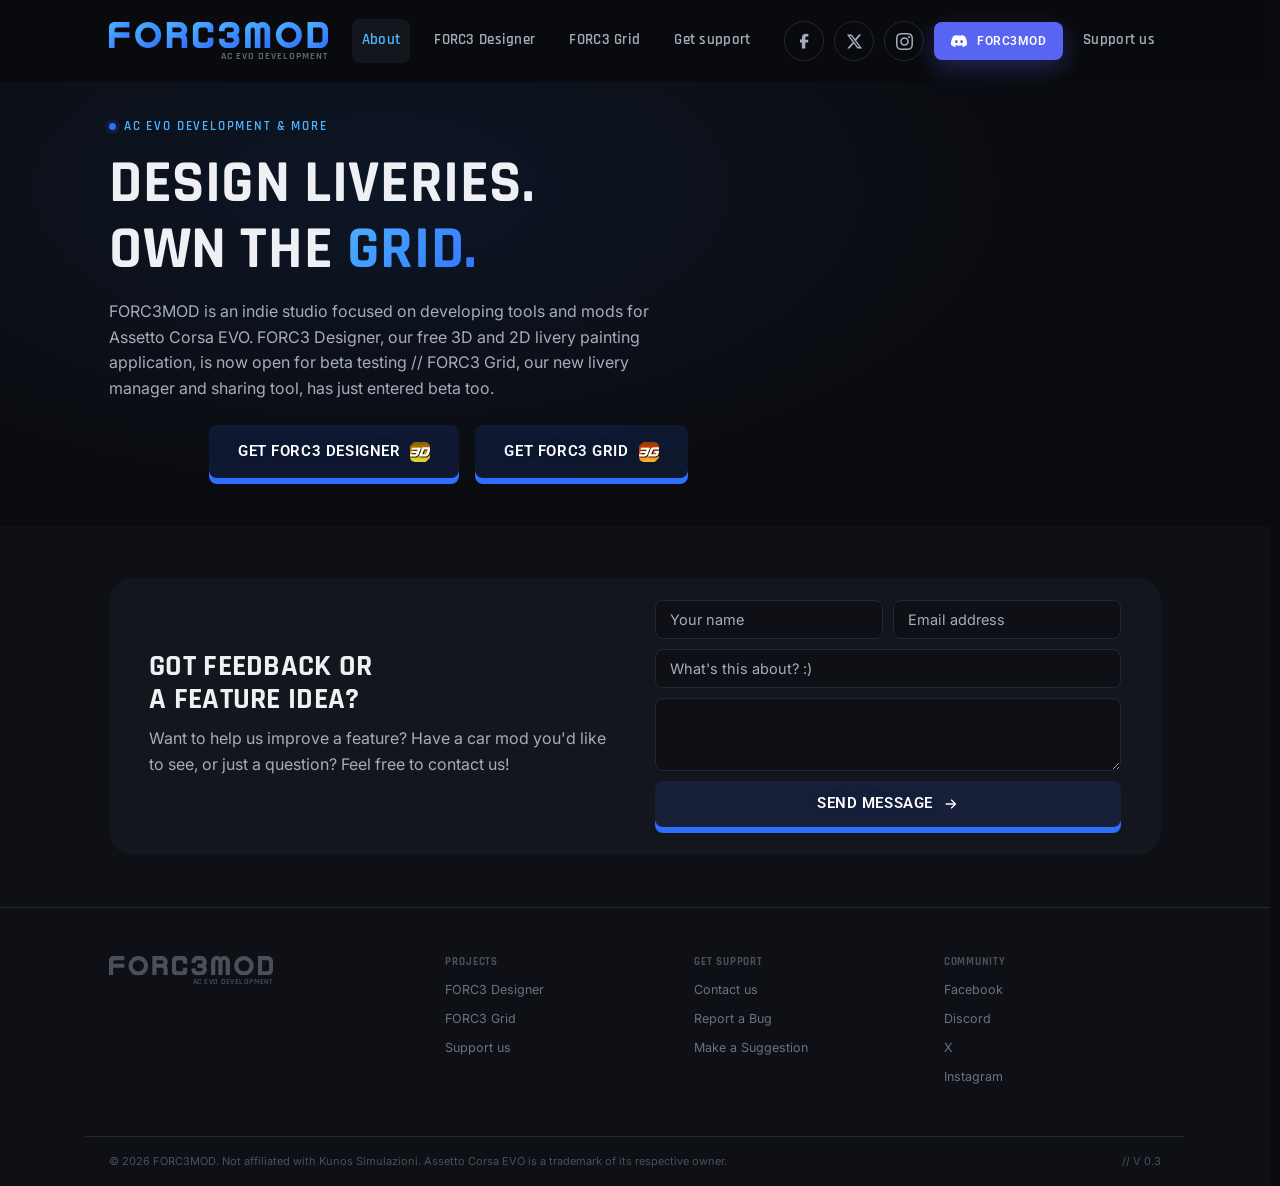
<file: index.html>
<!DOCTYPE html>
<html lang="en">
<head>
  <meta charset="UTF-8" />
  <meta name="viewport" content="width=device-width, initial-scale=1.0" />
  <title>FORC3MOD // AC EVO DEVELOPMENT</title>
  <meta name="description" content="FORC3 Designer is a free EVO livery painting tool // paint, layer and export race-ready liveries for Assetto Corsa EVO with a fast, intuitive interface." />
  <link rel="preconnect" href="https://fonts.googleapis.com" />
  <link rel="preconnect" href="https://fonts.gstatic.com" crossorigin />
  <link href="https://fonts.googleapis.com/css2?family=Rajdhani:wght@500;600;700&family=Roboto:wght@500;600;700&family=Inter:wght@400;500;600;700&display=swap" rel="stylesheet" />
  <link rel="stylesheet" href="css/style.css?v=75" />
  <link rel="icon" href="/favicon.ico" sizes="any" />
</head>
<body>

  <span id="top" aria-hidden="true"></span>

  <!-- ===== Header / Nav ===== -->
  <header class="header">
    <div class="container header__inner">
      <a href="#top" class="logo" aria-label="FORC3MOD home">
        <span class="logo__stack">
          <img src="img/forc3mod-logo.svg" alt="FORC3MOD" class="logo__img" />
          <span class="logo__tagline">AC EVO DEVELOPMENT</span>
        </span>
      </a>

      <nav class="nav" id="nav">
        <a href="#top" class="nav__link is-active">About</a>
        <a href="forc3designer.html" class="nav__link">FORC3 Designer</a>
        <a href="forc3grid.html" class="nav__link">FORC3 Grid</a>
        <div class="nav__group">
          <button type="button" class="nav__link nav__toggle" aria-haspopup="true" aria-expanded="false">
            Get support
          </button>
          <div class="nav__menu">
            <a href="#contact">Contact us</a>
            <a href="https://discord.com/channels/1534614323534499891/1534648749043879936" target="_blank" rel="noopener">Report a Bug</a>
            <a href="https://discord.com/channels/1534614323534499891/1534648689300341057" target="_blank" rel="noopener">Make a Suggestion</a>
          </div>
        </div>
        <div class="nav__group nav__group--support-mobile">
          <button type="button" class="nav__link nav__toggle" aria-haspopup="true" aria-expanded="false">
            Support us
          </button>
          <div class="nav__menu nav__menu--cards">
            <a href="https://www.patreon.com/cw/forc3mod/membership" target="_blank" rel="noopener" class="nav__card">
              <svg viewBox="0 0 24 24" class="ico nav__card-icon" aria-hidden="true"><path d="M22.957 7.21c-.004-3.064-2.391-5.576-5.191-6.482-3.478-1.125-8.064-.962-11.384.604C2.357 3.231 1.093 7.391 1.046 11.54c-.039 3.411.302 12.396 5.369 12.46 3.765.047 4.326-4.804 6.068-7.141 1.24-1.662 2.836-2.132 4.801-2.618 3.376-.836 5.678-3.501 5.673-7.031Z"/></svg>
              <span>Patreon</span>
            </a>
            <a href="https://buymeacoffee.com/forc3mod" target="_blank" rel="noopener" class="nav__card">
              <span class="nav__card-icon nav__card-icon--emoji" aria-hidden="true">🍺</span>
              <span>Buy Us A Beer</span>
            </a>
          </div>
        </div>
      </nav>

      <div class="header__actions">
        <button class="icon-btn hamburger" id="menuBtn" aria-label="Open menu" aria-expanded="false">
          <span></span><span></span><span></span>
        </button>
        <a href="https://www.facebook.com/61593866946389/" target="_blank" rel="noopener" class="icon-btn header__social header__social--facebook" aria-label="FORC3MOD on Facebook">
          <svg viewBox="0.1 2.12 24 24" class="ico"><path d="M9.101 23.691v-7.98H6.627v-3.667h2.474v-1.58c0-4.085 1.848-5.978 5.858-5.978.401 0 .955.042 1.468.103a8.68 8.68 0 0 1 1.141.195v3.325a8.623 8.623 0 0 0-.653-.036 26.805 26.805 0 0 0-.733-.009c-.707 0-1.259.096-1.675.309a1.686 1.686 0 0 0-.679.622c-.239.386-.239.386-.239 1.407v1.699h3.762v3.667h-3.762v7.98H9.101z"/></svg>
        </a>
        <a href="https://x.com/forc3mod" target="_blank" rel="noopener" class="icon-btn header__social" aria-label="FORC3MOD on X">
          <svg viewBox="0 0 24 24" class="ico"><path d="M18.244 2.25h3.308l-7.227 8.26 8.502 11.24H16.17l-5.214-6.817L4.99 21.75H1.68l7.73-8.835L1.254 2.25H8.08l4.713 6.231zm-1.161 17.52h1.833L7.084 4.126H5.117z"/></svg>
        </a>
        <a href="https://www.instagram.com/forc3mod/" target="_blank" rel="noopener" class="icon-btn header__social" aria-label="FORC3MOD on Instagram">
          <svg viewBox="0 0 24 24" class="ico"><path d="M12 2.163c3.204 0 3.584.012 4.85.07 3.252.148 4.771 1.691 4.919 4.919.058 1.265.069 1.645.069 4.849 0 3.205-.012 3.584-.069 4.849-.149 3.225-1.664 4.771-4.919 4.919-1.266.058-1.644.07-4.85.07-3.204 0-3.584-.012-4.849-.07-3.26-.149-4.771-1.699-4.919-4.92-.058-1.265-.07-1.644-.07-4.849 0-3.204.013-3.583.07-4.849.149-3.227 1.664-4.771 4.919-4.919 1.266-.057 1.645-.069 4.849-.069zm0-2.163c-3.259 0-3.667.014-4.947.072-4.358.2-6.78 2.618-6.98 6.98-.059 1.281-.073 1.689-.073 4.948 0 3.259.014 3.668.072 4.948.2 4.358 2.618 6.78 6.98 6.98 1.281.058 1.689.072 4.948.072 3.259 0 3.668-.014 4.948-.072 4.354-.2 6.782-2.618 6.979-6.98.059-1.28.073-1.689.073-4.948 0-3.259-.014-3.667-.072-4.947-.196-4.354-2.617-6.78-6.979-6.98-1.281-.059-1.69-.073-4.949-.073zm0 5.838c-3.403 0-6.162 2.759-6.162 6.162s2.759 6.163 6.162 6.163 6.162-2.759 6.162-6.163c0-3.403-2.759-6.162-6.162-6.162zm0 10.162c-2.209 0-4-1.79-4-4 0-2.209 1.791-4 4-4s4 1.791 4 4c0 2.21-1.791 4-4 4zm6.406-11.845c-.796 0-1.441.645-1.441 1.44s.645 1.44 1.441 1.44c.795 0 1.439-.645 1.439-1.44s-.644-1.44-1.439-1.44z"/></svg>
        </a>
        <a href="https://discord.gg/CbJCmjtVma" target="_blank" rel="noopener" class="btn btn--discord">
          <svg viewBox="0 0 24 24" class="ico"><path d="M20.317 4.3698a19.7913 19.7913 0 00-4.8851-1.5152.0741.0741 0 00-.0785.0371c-.211.3753-.4447.8648-.6083 1.2495-1.8447-.2762-3.68-.2762-5.4868 0-.1636-.3933-.4058-.8742-.6177-1.2495a.077.077 0 00-.0785-.037 19.7363 19.7363 0 00-4.8852 1.515.0699.0699 0 00-.0321.0277C.5334 9.0458-.319 13.5799.0992 18.0578a.0824.0824 0 00.0312.0561c2.0528 1.5076 4.0413 2.4228 5.9929 3.0294a.0777.0777 0 00.0842-.0276c.4616-.6304.8731-1.2952 1.226-1.9942a.076.076 0 00-.0416-.1057c-.6528-.2476-1.2743-.5495-1.8722-.8923a.077.077 0 01-.0076-.1277c.1258-.0943.2517-.1923.3718-.2914a.0743.0743 0 01.0776-.0105c3.9278 1.7933 8.18 1.7933 12.0614 0a.0739.0739 0 01.0785.0095c.1202.099.246.1981.3728.2924a.077.077 0 01-.0066.1276 12.2986 12.2986 0 01-1.873.8914.0766.0766 0 00-.0407.1067c.3604.698.7719 1.3628 1.225 1.9932a.076.076 0 00.0842.0286c1.961-.6067 3.9495-1.5219 6.0023-3.0294a.077.077 0 00.0313-.0552c.5004-5.177-.8382-9.6739-3.5485-13.6604a.061.061 0 00-.0312-.0286zM8.02 15.3312c-1.1825 0-2.1569-1.0857-2.1569-2.419 0-1.3332.9555-2.4189 2.157-2.4189 1.2108 0 2.1757 1.0952 2.1568 2.419 0 1.3332-.9555 2.4189-2.1569 2.4189zm7.9748 0c-1.1825 0-2.1569-1.0857-2.1569-2.419 0-1.3332.9554-2.4189 2.1569-2.4189 1.2108 0 2.1757 1.0952 2.1568 2.419 0 1.3332-.946 2.4189-2.1568 2.4189Z"/></svg>
          <span>FORC3MOD</span>
        </a>
        <div class="nav__group nav__group--support">
          <button type="button" class="nav__link nav__toggle" aria-haspopup="true" aria-expanded="false">
            Support us
          </button>
          <div class="nav__menu nav__menu--cards nav__menu--right">
            <a href="https://www.patreon.com/cw/forc3mod/membership" target="_blank" rel="noopener" class="nav__card">
              <svg viewBox="0 0 24 24" class="ico nav__card-icon" aria-hidden="true"><path d="M22.957 7.21c-.004-3.064-2.391-5.576-5.191-6.482-3.478-1.125-8.064-.962-11.384.604C2.357 3.231 1.093 7.391 1.046 11.54c-.039 3.411.302 12.396 5.369 12.46 3.765.047 4.326-4.804 6.068-7.141 1.24-1.662 2.836-2.132 4.801-2.618 3.376-.836 5.678-3.501 5.673-7.031Z"/></svg>
              <span>Patreon</span>
            </a>
            <a href="https://buymeacoffee.com/forc3mod" target="_blank" rel="noopener" class="nav__card">
              <span class="nav__card-icon nav__card-icon--emoji" aria-hidden="true">🍺</span>
              <span>Buy Us A Beer</span>
            </a>
          </div>
        </div>
      </div>
    </div>
  </header>

  <!-- ===== Hero ===== -->
  <section class="hero">
    <div class="container hero__inner">
      <p class="eyebrow"><span class="dot"></span> AC EVO DEVELOPMENT &amp; MORE</p>
      <h1 class="hero__title">Design liveries.<br />Own the <span class="grad">grid.</span></h1>
      <p class="hero__lead">
        FORC3MOD is an indie studio focused on developing tools and mods for
        Assetto Corsa EVO. FORC3 Designer, our free 3D and 2D livery painting
        application, is now open for beta testing // FORC3 Grid, our new livery
        manager and sharing tool, has just entered beta too.
      </p>
      <div class="hero__cta hero__cta--offset">
        <a href="forc3designer.html" class="btn btn--primary btn--lg">Get FORC3 Designer
          <img src="img/designer-icon.png" alt="" class="btn__app-icon" width="256" height="256" />
        </a>
        <a href="forc3grid.html" class="btn btn--ghost btn--lg">Get FORC3 Grid
          <img src="img/grid-icon.png" alt="" class="btn__app-icon" width="256" height="256" />
        </a>
      </div>
    </div>
  </section>

  <!-- ===== CTA / Contact ===== -->
  <section class="section section--alt" id="contact">
    <div class="container">
      <div class="cta">
        <div class="cta__content">
          <h2>Got feedback or<br />a feature idea?</h2>
          <p>Want to help us improve a feature? Have a car mod you'd like to see, or just a question? Feel free to contact us!</p>
        </div>
        <form class="cta__form" id="contactForm" novalidate>
          <div class="field">
            <input type="text" name="name" placeholder="Your name" required />
          </div>
          <div class="field">
            <input type="email" name="email" placeholder="Email address" required />
          </div>
          <div class="field field--full">
            <select name="type" required>
              <option value="" disabled selected>What's this about? :)</option>
              <option>Feature request</option>
              <option>Bug report</option>
              <option>General question</option>
              <option>Something else</option>
            </select>
          </div>
          <div class="field field--full">
            <textarea name="message" rows="3" required></textarea>
          </div>
          <button type="submit" class="btn btn--primary btn--lg field--full">Send message
            <svg viewBox="0 0 24 24" class="ico"><path d="M4 11h12.2l-4.6-4.6L13 5l7 7-7 7-1.4-1.4 4.6-4.6H4z"/></svg>
          </button>
          <p class="form-note" id="formNote" role="status"></p>
        </form>
      </div>
    </div>
  </section>

  <!-- ===== Footer ===== -->
  <footer class="footer">
    <div class="container footer__inner">
      <div class="footer__brand">
        <a href="#top" class="logo" aria-label="FORC3MOD home">
          <span class="logo__stack">
            <span class="logo__img logo__img--mono" aria-hidden="true"></span>
            <span class="logo__tagline">AC EVO DEVELOPMENT</span>
          </span>
        </a>
      </div>
      <div class="footer__col">
        <h5>Projects</h5>
        <a href="forc3designer.html">FORC3 Designer</a>
        <a href="forc3grid.html">FORC3 Grid</a>
        <div class="nav__group">
          <button type="button" class="nav__toggle" aria-haspopup="true" aria-expanded="false">Support us</button>
          <div class="nav__menu nav__menu--cards">
            <a href="https://www.patreon.com/cw/forc3mod/membership" target="_blank" rel="noopener" class="nav__card">
              <svg viewBox="0 0 24 24" class="ico nav__card-icon" aria-hidden="true"><path d="M22.957 7.21c-.004-3.064-2.391-5.576-5.191-6.482-3.478-1.125-8.064-.962-11.384.604C2.357 3.231 1.093 7.391 1.046 11.54c-.039 3.411.302 12.396 5.369 12.46 3.765.047 4.326-4.804 6.068-7.141 1.24-1.662 2.836-2.132 4.801-2.618 3.376-.836 5.678-3.501 5.673-7.031Z"/></svg>
              <span>Patreon</span>
            </a>
            <a href="https://buymeacoffee.com/forc3mod" target="_blank" rel="noopener" class="nav__card">
              <span class="nav__card-icon nav__card-icon--emoji" aria-hidden="true">🍺</span>
              <span>Buy Us A Beer</span>
            </a>
          </div>
        </div>
      </div>
      <div class="footer__col">
        <h5>Get support</h5>
        <a href="#contact">Contact us</a>
        <a href="https://discord.com/channels/1534614323534499891/1534648749043879936" target="_blank" rel="noopener">Report a Bug</a>
        <a href="https://discord.com/channels/1534614323534499891/1534648689300341057" target="_blank" rel="noopener">Make a Suggestion</a>
      </div>
      <div class="footer__col">
        <h5>Community</h5>
        <a href="https://www.facebook.com/61593866946389/" target="_blank" rel="noopener">Facebook</a>
        <a href="https://discord.gg/CbJCmjtVma" target="_blank" rel="noopener">Discord</a>
        <a href="https://x.com/forc3mod" target="_blank" rel="noopener">X</a>
        <a href="https://www.instagram.com/forc3mod/" target="_blank" rel="noopener">Instagram</a>
      </div>
    </div>
    <div class="container footer__bottom">
      <p>© <span id="year"></span> FORC3MOD. Not affiliated with Kunos Simulazioni. Assetto Corsa EVO is a trademark of its respective owner.</p>
      <p class="footer__links">// V 0.3</p>
    </div>
  </footer>

  <script src="js/main.js?v=27"></script>
</body>
</html>
</file>
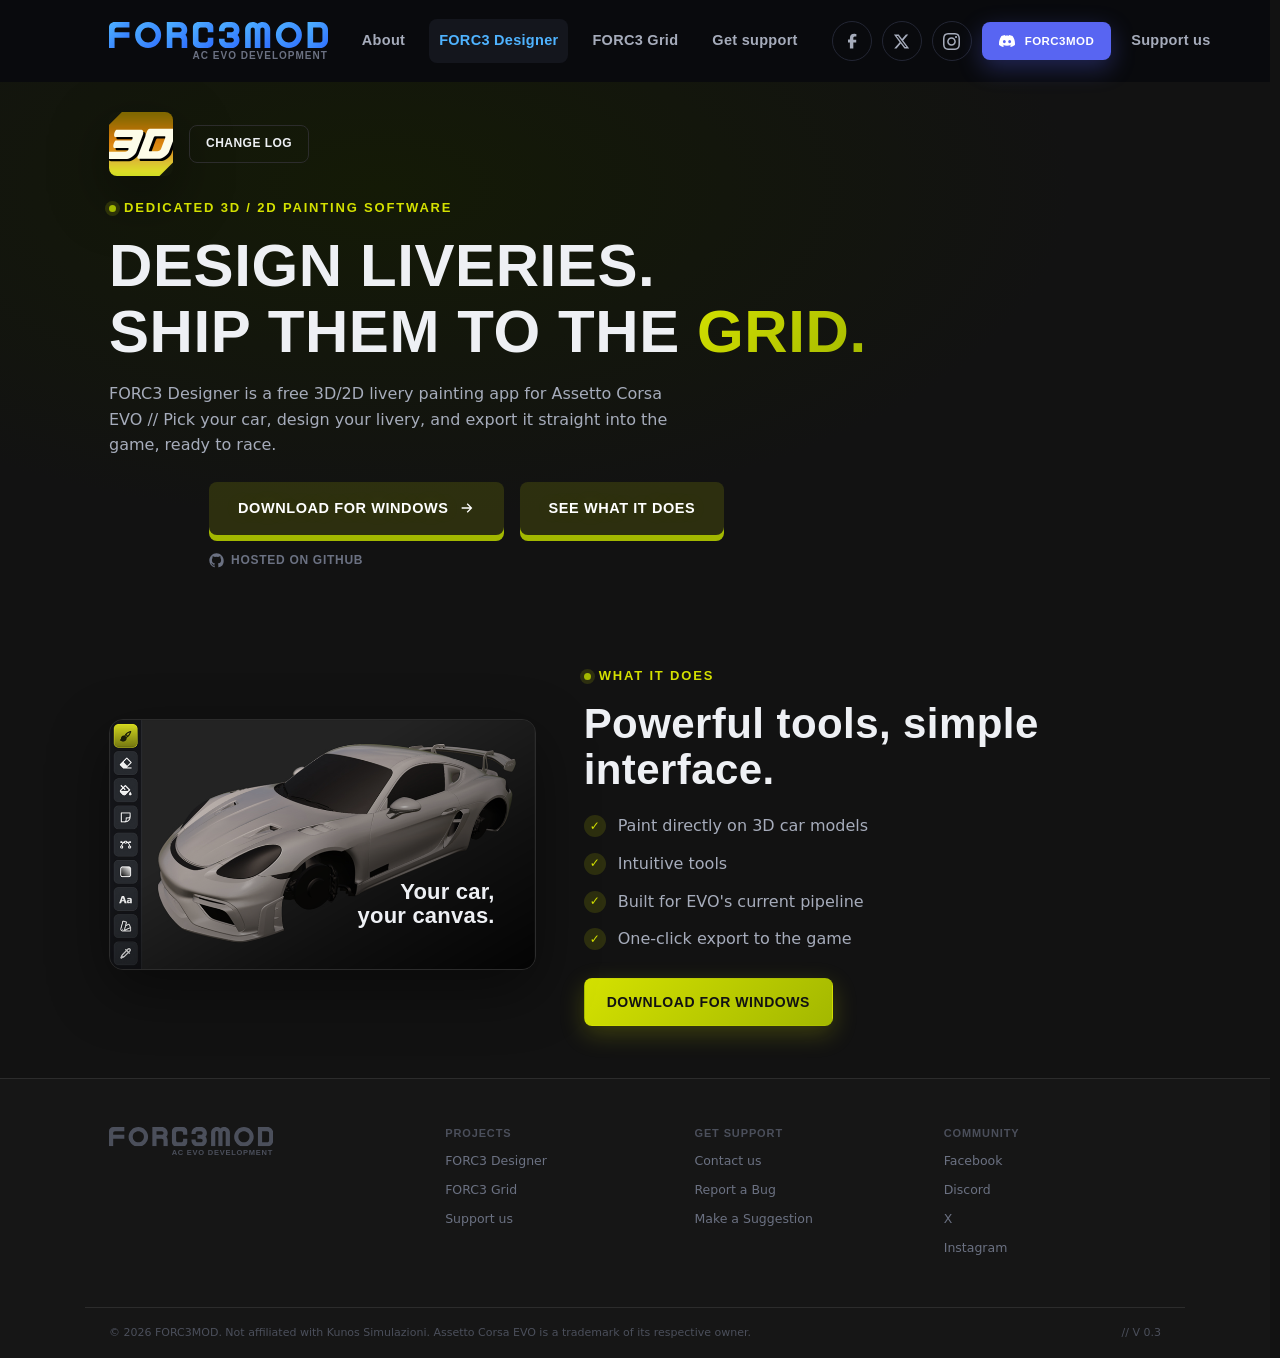
<file: designer.html>
<!DOCTYPE html>
<html lang="en">
<head>
  <meta charset="UTF-8" />
  <meta http-equiv="refresh" content="0; url=forc3designer.html" />
  <link rel="canonical" href="https://www.forc3mod.com/forc3designer.html" />
  <title>FORC3 Designer</title>
</head>
<body>
  <p>This page has moved to <a href="forc3designer.html">forc3designer.html</a>.</p>
</body>
</html>
</file>
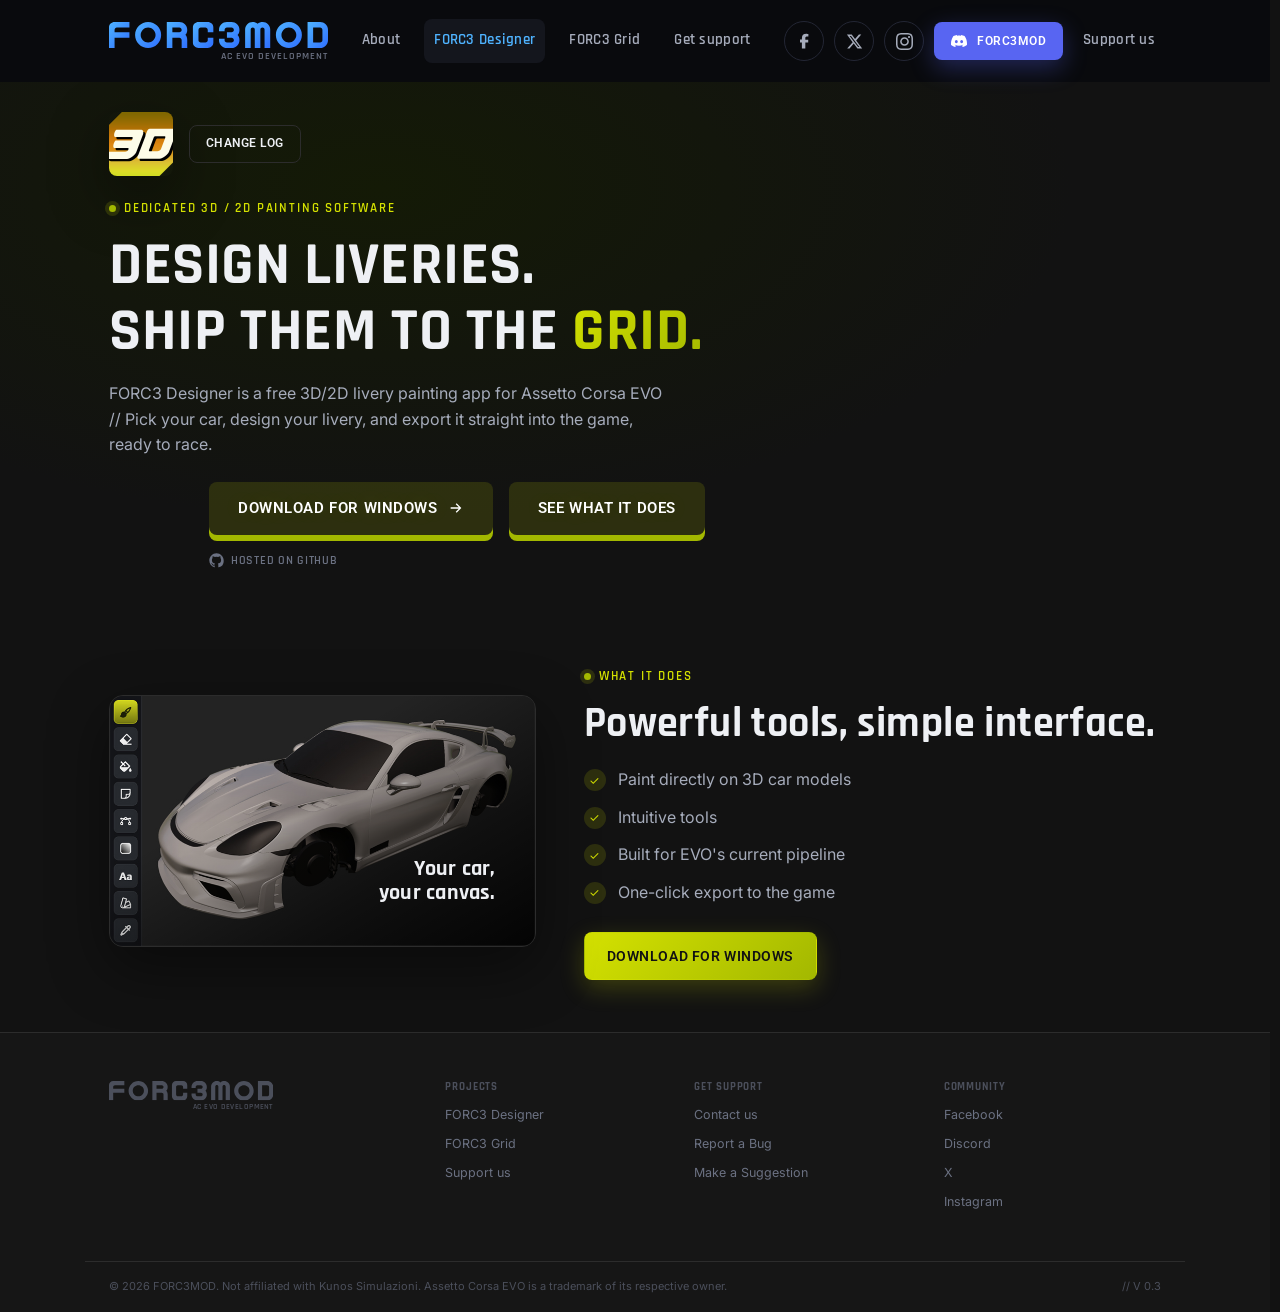
<file: forc3designer.html>
<!DOCTYPE html>
<html lang="en">
<head>
  <meta charset="UTF-8" />
  <meta name="viewport" content="width=device-width, initial-scale=1.0" />
  <title>FORC3 Designer // Free EVO Livery Painting Tool | FORC3MOD</title>
  <meta name="description" content="Download FORC3 Designer, a free EVO livery painting tool for Windows // paint, layer and export race-ready liveries for Assetto Corsa EVO." />
  <link rel="preconnect" href="https://fonts.googleapis.com" />
  <link rel="preconnect" href="https://fonts.gstatic.com" crossorigin />
  <link href="https://fonts.googleapis.com/css2?family=Rajdhani:wght@500;600;700&family=Roboto:wght@500;600;700&family=Inter:wght@400;500;600;700&display=swap" rel="stylesheet" />
  <link rel="stylesheet" href="css/style.css?v=75" />
  <link rel="icon" href="/favicon.ico" sizes="any" />
</head>
<body class="theme-designer">

  <span id="top" aria-hidden="true"></span>

  <!-- ===== Header / Nav ===== -->
  <header class="header">
    <div class="container header__inner">
      <a href="index.html" class="logo" aria-label="FORC3MOD home">
        <span class="logo__stack">
          <img src="img/forc3mod-logo.svg" alt="FORC3MOD" class="logo__img" />
          <span class="logo__tagline">AC EVO DEVELOPMENT</span>
        </span>
      </a>

      <nav class="nav" id="nav">
        <a href="index.html" class="nav__link">About</a>
        <a href="forc3designer.html" class="nav__link is-active">FORC3 Designer</a>
        <a href="forc3grid.html" class="nav__link">FORC3 Grid</a>
        <div class="nav__group">
          <button type="button" class="nav__link nav__toggle" aria-haspopup="true" aria-expanded="false">
            Get support
          </button>
          <div class="nav__menu">
            <a href="index.html#contact">Contact us</a>
            <a href="https://discord.com/channels/1534614323534499891/1534648749043879936" target="_blank" rel="noopener">Report a Bug</a>
            <a href="https://discord.com/channels/1534614323534499891/1534648689300341057" target="_blank" rel="noopener">Make a Suggestion</a>
          </div>
        </div>
        <div class="nav__group nav__group--support-mobile">
          <button type="button" class="nav__link nav__toggle" aria-haspopup="true" aria-expanded="false">
            Support us
          </button>
          <div class="nav__menu nav__menu--cards">
            <a href="https://www.patreon.com/cw/forc3mod/membership" target="_blank" rel="noopener" class="nav__card">
              <svg viewBox="0 0 24 24" class="ico nav__card-icon" aria-hidden="true"><path d="M22.957 7.21c-.004-3.064-2.391-5.576-5.191-6.482-3.478-1.125-8.064-.962-11.384.604C2.357 3.231 1.093 7.391 1.046 11.54c-.039 3.411.302 12.396 5.369 12.46 3.765.047 4.326-4.804 6.068-7.141 1.24-1.662 2.836-2.132 4.801-2.618 3.376-.836 5.678-3.501 5.673-7.031Z"/></svg>
              <span>Patreon</span>
            </a>
            <a href="https://buymeacoffee.com/forc3mod" target="_blank" rel="noopener" class="nav__card">
              <span class="nav__card-icon nav__card-icon--emoji" aria-hidden="true">🍺</span>
              <span>Buy Us A Beer</span>
            </a>
          </div>
        </div>
      </nav>

      <div class="header__actions">
        <button class="icon-btn hamburger" id="menuBtn" aria-label="Open menu" aria-expanded="false">
          <span></span><span></span><span></span>
        </button>
        <a href="https://www.facebook.com/61593866946389/" target="_blank" rel="noopener" class="icon-btn header__social header__social--facebook" aria-label="FORC3MOD on Facebook">
          <svg viewBox="0.1 2.12 24 24" class="ico"><path d="M9.101 23.691v-7.98H6.627v-3.667h2.474v-1.58c0-4.085 1.848-5.978 5.858-5.978.401 0 .955.042 1.468.103a8.68 8.68 0 0 1 1.141.195v3.325a8.623 8.623 0 0 0-.653-.036 26.805 26.805 0 0 0-.733-.009c-.707 0-1.259.096-1.675.309a1.686 1.686 0 0 0-.679.622c-.239.386-.239.386-.239 1.407v1.699h3.762v3.667h-3.762v7.98H9.101z"/></svg>
        </a>
        <a href="https://x.com/forc3mod" target="_blank" rel="noopener" class="icon-btn header__social" aria-label="FORC3MOD on X">
          <svg viewBox="0 0 24 24" class="ico"><path d="M18.244 2.25h3.308l-7.227 8.26 8.502 11.24H16.17l-5.214-6.817L4.99 21.75H1.68l7.73-8.835L1.254 2.25H8.08l4.713 6.231zm-1.161 17.52h1.833L7.084 4.126H5.117z"/></svg>
        </a>
        <a href="https://www.instagram.com/forc3mod/" target="_blank" rel="noopener" class="icon-btn header__social" aria-label="FORC3MOD on Instagram">
          <svg viewBox="0 0 24 24" class="ico"><path d="M12 2.163c3.204 0 3.584.012 4.85.07 3.252.148 4.771 1.691 4.919 4.919.058 1.265.069 1.645.069 4.849 0 3.205-.012 3.584-.069 4.849-.149 3.225-1.664 4.771-4.919 4.919-1.266.058-1.644.07-4.85.07-3.204 0-3.584-.012-4.849-.07-3.26-.149-4.771-1.699-4.919-4.92-.058-1.265-.07-1.644-.07-4.849 0-3.204.013-3.583.07-4.849.149-3.227 1.664-4.771 4.919-4.919 1.266-.057 1.645-.069 4.849-.069zm0-2.163c-3.259 0-3.667.014-4.947.072-4.358.2-6.78 2.618-6.98 6.98-.059 1.281-.073 1.689-.073 4.948 0 3.259.014 3.668.072 4.948.2 4.358 2.618 6.78 6.98 6.98 1.281.058 1.689.072 4.948.072 3.259 0 3.668-.014 4.948-.072 4.354-.2 6.782-2.618 6.979-6.98.059-1.28.073-1.689.073-4.948 0-3.259-.014-3.667-.072-4.947-.196-4.354-2.617-6.78-6.979-6.98-1.281-.059-1.69-.073-4.949-.073zm0 5.838c-3.403 0-6.162 2.759-6.162 6.162s2.759 6.163 6.162 6.163 6.162-2.759 6.162-6.163c0-3.403-2.759-6.162-6.162-6.162zm0 10.162c-2.209 0-4-1.79-4-4 0-2.209 1.791-4 4-4s4 1.791 4 4c0 2.21-1.791 4-4 4zm6.406-11.845c-.796 0-1.441.645-1.441 1.44s.645 1.44 1.441 1.44c.795 0 1.439-.645 1.439-1.44s-.644-1.44-1.439-1.44z"/></svg>
        </a>
        <a href="https://discord.gg/CbJCmjtVma" target="_blank" rel="noopener" class="btn btn--discord">
          <svg viewBox="0 0 24 24" class="ico"><path d="M20.317 4.3698a19.7913 19.7913 0 00-4.8851-1.5152.0741.0741 0 00-.0785.0371c-.211.3753-.4447.8648-.6083 1.2495-1.8447-.2762-3.68-.2762-5.4868 0-.1636-.3933-.4058-.8742-.6177-1.2495a.077.077 0 00-.0785-.037 19.7363 19.7363 0 00-4.8852 1.515.0699.0699 0 00-.0321.0277C.5334 9.0458-.319 13.5799.0992 18.0578a.0824.0824 0 00.0312.0561c2.0528 1.5076 4.0413 2.4228 5.9929 3.0294a.0777.0777 0 00.0842-.0276c.4616-.6304.8731-1.2952 1.226-1.9942a.076.076 0 00-.0416-.1057c-.6528-.2476-1.2743-.5495-1.8722-.8923a.077.077 0 01-.0076-.1277c.1258-.0943.2517-.1923.3718-.2914a.0743.0743 0 01.0776-.0105c3.9278 1.7933 8.18 1.7933 12.0614 0a.0739.0739 0 01.0785.0095c.1202.099.246.1981.3728.2924a.077.077 0 01-.0066.1276 12.2986 12.2986 0 01-1.873.8914.0766.0766 0 00-.0407.1067c.3604.698.7719 1.3628 1.225 1.9932a.076.076 0 00.0842.0286c1.961-.6067 3.9495-1.5219 6.0023-3.0294a.077.077 0 00.0313-.0552c.5004-5.177-.8382-9.6739-3.5485-13.6604a.061.061 0 00-.0312-.0286zM8.02 15.3312c-1.1825 0-2.1569-1.0857-2.1569-2.419 0-1.3332.9555-2.4189 2.157-2.4189 1.2108 0 2.1757 1.0952 2.1568 2.419 0 1.3332-.9555 2.4189-2.1569 2.4189zm7.9748 0c-1.1825 0-2.1569-1.0857-2.1569-2.419 0-1.3332.9554-2.4189 2.1569-2.4189 1.2108 0 2.1757 1.0952 2.1568 2.419 0 1.3332-.946 2.4189-2.1568 2.4189Z"/></svg>
          <span>FORC3MOD</span>
        </a>
        <div class="nav__group nav__group--support">
          <button type="button" class="nav__link nav__toggle" aria-haspopup="true" aria-expanded="false">
            Support us
          </button>
          <div class="nav__menu nav__menu--cards nav__menu--right">
            <a href="https://www.patreon.com/cw/forc3mod/membership" target="_blank" rel="noopener" class="nav__card">
              <svg viewBox="0 0 24 24" class="ico nav__card-icon" aria-hidden="true"><path d="M22.957 7.21c-.004-3.064-2.391-5.576-5.191-6.482-3.478-1.125-8.064-.962-11.384.604C2.357 3.231 1.093 7.391 1.046 11.54c-.039 3.411.302 12.396 5.369 12.46 3.765.047 4.326-4.804 6.068-7.141 1.24-1.662 2.836-2.132 4.801-2.618 3.376-.836 5.678-3.501 5.673-7.031Z"/></svg>
              <span>Patreon</span>
            </a>
            <a href="https://buymeacoffee.com/forc3mod" target="_blank" rel="noopener" class="nav__card">
              <span class="nav__card-icon nav__card-icon--emoji" aria-hidden="true">🍺</span>
              <span>Buy Us A Beer</span>
            </a>
          </div>
        </div>
      </div>
    </div>
  </header>

  <!-- ===== Hero ===== -->
  <section class="hero">
    <div class="container hero__inner">
      <div class="hero__icon-row">
        <img src="img/designer-icon.png" alt="FORC3 Designer" class="hero__app-icon" />
        <button type="button" class="btn btn--ghost btn--sm hero__changelog-btn" data-modal-target="#changelog">Change Log</button>
      </div>
      <p class="eyebrow"><span class="dot"></span> DEDICATED 3D / 2D PAINTING SOFTWARE</p>
      <h1 class="hero__title">Design liveries.<br />Ship them to the <span class="grad">grid.</span></h1>
      <p class="hero__lead">
        FORC3 Designer is a free 3D/2D livery painting app for Assetto
        Corsa EVO // Pick your car, design your livery, and export it
        straight into the game, ready to race.
      </p>
      <div class="hero__cta-group">
        <div class="hero__cta">
          <a href="https://github.com/LachanceGL/forc3-designer-releases/releases/latest/download/FORC3-Designer-Setup.exe" target="_blank" rel="noopener" class="btn btn--primary btn--lg">Download for Windows
            <svg viewBox="0 0 24 24" class="ico"><path d="M4 11h12.2l-4.6-4.6L13 5l7 7-7 7-1.4-1.4 4.6-4.6H4z"/></svg>
          </a>
          <button type="button" class="btn btn--ghost btn--lg" data-modal-target="#demo">See what it does</button>
        </div>
        <span class="hero__source">
          <svg viewBox="0 0 24 24" class="ico"><path d="M12 .5C5.73.5.5 5.74.5 12.02c0 5.03 3.29 9.29 7.86 10.8.57.1.78-.25.78-.55 0-.27-.01-1.17-.02-2.12-3.2.7-3.88-1.36-3.88-1.36-.52-1.34-1.28-1.7-1.28-1.7-1.04-.72.08-.7.08-.7 1.15.08 1.76 1.19 1.76 1.19 1.03 1.76 2.7 1.25 3.36.96.1-.75.4-1.25.73-1.54-2.56-.29-5.25-1.28-5.25-5.71 0-1.26.45-2.29 1.19-3.1-.12-.29-.52-1.46.11-3.05 0 0 .97-.31 3.18 1.19a11.06 11.06 0 015.8 0c2.2-1.5 3.17-1.19 3.17-1.19.63 1.59.24 2.76.12 3.05.74.81 1.18 1.84 1.18 3.1 0 4.44-2.69 5.42-5.26 5.7.42.36.78 1.07.78 2.16 0 1.56-.02 2.81-.02 3.19 0 .3.21.66.79.55A10.53 10.53 0 0023.5 12.02C23.5 5.74 18.27.5 12 .5z"/></svg>
          <span>Hosted on GitHub</span>
        </span>
      </div>
    </div>
  </section>

  <!-- ===== What it does ===== -->
  <section class="section" id="features">
    <div class="container about">
      <div class="about__media">
        <div class="about__card about__card--photo" style="--about-photo: url('/img/FD_SitePreview.jpg')">
          <h3>Your car,<br />your canvas.</h3>
        </div>
      </div>
      <div class="about__body">
        <p class="eyebrow"><span class="dot"></span> What it does</p>
        <h2 class="section__title">Powerful tools, simple interface.</h2>
        <ul class="feature-list">
          <li><span class="tick">✓</span> Paint directly on 3D car models</li>
          <li><span class="tick">✓</span> Intuitive tools</li>
          <li><span class="tick">✓</span> Built for EVO's current pipeline</li>
          <li><span class="tick">✓</span> One-click export to the game</li>
        </ul>
        <a href="https://github.com/LachanceGL/forc3-designer-releases/releases/latest/download/FORC3-Designer-Setup.exe" target="_blank" rel="noopener" class="btn btn--primary">Download for Windows</a>
      </div>
    </div>
  </section>

  <!-- ===== Footer ===== -->
  <footer class="footer">
    <div class="container footer__inner">
      <div class="footer__brand">
        <a href="index.html" class="logo" aria-label="FORC3MOD home">
          <span class="logo__stack">
            <span class="logo__img logo__img--mono" aria-hidden="true"></span>
            <span class="logo__tagline">AC EVO DEVELOPMENT</span>
          </span>
        </a>
      </div>
      <div class="footer__col">
        <h5>Projects</h5>
        <a href="forc3designer.html">FORC3 Designer</a>
        <a href="forc3grid.html">FORC3 Grid</a>
        <div class="nav__group">
          <button type="button" class="nav__toggle" aria-haspopup="true" aria-expanded="false">Support us</button>
          <div class="nav__menu nav__menu--cards">
            <a href="https://www.patreon.com/cw/forc3mod/membership" target="_blank" rel="noopener" class="nav__card">
              <svg viewBox="0 0 24 24" class="ico nav__card-icon" aria-hidden="true"><path d="M22.957 7.21c-.004-3.064-2.391-5.576-5.191-6.482-3.478-1.125-8.064-.962-11.384.604C2.357 3.231 1.093 7.391 1.046 11.54c-.039 3.411.302 12.396 5.369 12.46 3.765.047 4.326-4.804 6.068-7.141 1.24-1.662 2.836-2.132 4.801-2.618 3.376-.836 5.678-3.501 5.673-7.031Z"/></svg>
              <span>Patreon</span>
            </a>
            <a href="https://buymeacoffee.com/forc3mod" target="_blank" rel="noopener" class="nav__card">
              <span class="nav__card-icon nav__card-icon--emoji" aria-hidden="true">🍺</span>
              <span>Buy Us A Beer</span>
            </a>
          </div>
        </div>
      </div>
      <div class="footer__col">
        <h5>Get support</h5>
        <a href="index.html#contact">Contact us</a>
        <a href="https://discord.com/channels/1534614323534499891/1534648749043879936" target="_blank" rel="noopener">Report a Bug</a>
        <a href="https://discord.com/channels/1534614323534499891/1534648689300341057" target="_blank" rel="noopener">Make a Suggestion</a>
      </div>
      <div class="footer__col">
        <h5>Community</h5>
        <a href="https://www.facebook.com/61593866946389/" target="_blank" rel="noopener">Facebook</a>
        <a href="https://discord.gg/CbJCmjtVma" target="_blank" rel="noopener">Discord</a>
        <a href="https://x.com/forc3mod" target="_blank" rel="noopener">X</a>
        <a href="https://www.instagram.com/forc3mod/" target="_blank" rel="noopener">Instagram</a>
      </div>
    </div>
    <div class="container footer__bottom">
      <p>© <span id="year"></span> FORC3MOD. Not affiliated with Kunos Simulazioni. Assetto Corsa EVO is a trademark of its respective owner.</p>
      <p class="footer__links">// V 0.3</p>
    </div>
  </footer>

  <!-- ===== Demo video modal ===== -->
  <div class="modal-overlay" id="demo" aria-hidden="true">
    <div class="modal modal--video" role="dialog" aria-modal="true" aria-label="FORC3 Designer demo video">
      <button type="button" class="icon-btn modal__close modal__close--video" data-modal-close aria-label="Close video">&times;</button>
      <video class="modal__video" src="video/forc3designer-demo-03.mp4" controls preload="none" playsinline controlsList="nodownload noplaybackrate" disablePictureInPicture disableRemotePlayback></video>
    </div>
  </div>

  <!-- ===== Changelog modal ===== -->
  <div class="modal-overlay" id="changelog" aria-hidden="true">
    <div class="modal modal--wide" role="dialog" aria-modal="true" aria-labelledby="changelogTitle">
      <div class="modal__header">
        <h3 id="changelogTitle">Changelog</h3>
        <button type="button" class="icon-btn modal__close" data-modal-close aria-label="Close changelog">&times;</button>
      </div>
      <div class="modal__body">
        <details class="modal__entry" id="v0-8-0">
          <summary class="modal__version"><span class="modal__version-text">v0.8.0 <span class="modal__date">// Oct 14, 2026</span></span></summary>
          <div class="modal__entry-body">
            <h4>Changes</h4>
            <ul class="feature-list">
              <li>
                Banners: banners on 18 cars can now be painted on and exported. Cars that have one are marked with a B in the car list.
                <video class="modal__entry-media" src="https://github.com/LachanceGL/forc3-designer-releases/releases/download/v0.8.0/cl_NewBanners.mp4" style="aspect-ratio: 1920 / 1080" controls preload="none" playsinline controlsList="nodownload noplaybackrate" disablePictureInPicture disableRemotePlayback></video>
              </li>
              <li>
                New Tool: Stencil.
                <img class="modal__entry-media" src="https://github.com/LachanceGL/forc3-designer-releases/releases/download/v0.8.0/NewStencilTool.jpg" alt="The Stencil tool" width="446" height="415" loading="lazy" />
              </li>
              <li>
                New Tool: Pattern.
                <img class="modal__entry-media" src="https://github.com/LachanceGL/forc3-designer-releases/releases/download/v0.8.0/NewPatternTool.jpg" alt="The Pattern tool" width="514" height="657" loading="lazy" />
              </li>
              <li>
                Reproject Layer: new Layers FX function that lets you reproject a whole layer somewhere else (aka move).
                <video class="modal__entry-media" src="https://github.com/LachanceGL/forc3-designer-releases/releases/download/v0.8.0/ReprojectLayer.mp4" style="aspect-ratio: 2500 / 1418" controls preload="none" playsinline controlsList="nodownload noplaybackrate" disablePictureInPicture disableRemotePlayback></video>
              </li>
              <li>
                Add Carbon Layer: carbon parts can now be painted as a new Layer type and will show in-game as the real EVO carbon material.
                <video class="modal__entry-media" src="https://github.com/LachanceGL/forc3-designer-releases/releases/download/v0.8.0/cl_NewCarbonLayer.mp4" style="aspect-ratio: 1902 / 1080" controls preload="none" playsinline controlsList="nodownload noplaybackrate" disablePictureInPicture disableRemotePlayback></video>
              </li>
              <li>
                Base Layer: new Layer type to import texture files as a layer, to recreate a skin from external files to use as a base or anything else.
                <video class="modal__entry-media" src="https://github.com/LachanceGL/forc3-designer-releases/releases/download/v0.8.0/BaseLayer.mp4" style="aspect-ratio: 2501 / 1406" controls preload="none" playsinline controlsList="nodownload noplaybackrate" disablePictureInPicture disableRemotePlayback></video>
              </li>
              <li>
                Material Presets: new drop-down that sets the channels and their values for a material (Chrome, Gold, Matte and more), with a Fill New Layer switch.
                <video class="modal__entry-media" src="https://github.com/LachanceGL/forc3-designer-releases/releases/download/v0.8.0/MaterialPresets.mp4" style="aspect-ratio: 2500 / 1418" controls preload="none" playsinline controlsList="nodownload noplaybackrate" disablePictureInPicture disableRemotePlayback></video>
              </li>
              <li>Pattern Swatches: groups of four colors for the Pattern tool, added from Suggested Palettes, the Pattern tool or four Shift+clicked swatches.</li>
              <li>Paint Through: now also works with the Brush and the Stencil.</li>
              <li>
                Type Text: now also reads the fonts installed on your PC, and the font list can be searched.
                <video class="modal__entry-media" src="https://github.com/LachanceGL/forc3-designer-releases/releases/download/v0.8.0/NewTyeptextFonts.mp4" style="aspect-ratio: 820 / 538" controls preload="none" playsinline controlsList="nodownload noplaybackrate" disablePictureInPicture disableRemotePlayback></video>
              </li>
              <li>
                Toolbar: now floats inside the viewport and can be moved.
                <video class="modal__entry-media" src="https://github.com/LachanceGL/forc3-designer-releases/releases/download/v0.8.0/NewMoveableToolbar.mp4" style="aspect-ratio: 2500 / 1418" controls preload="none" playsinline controlsList="nodownload noplaybackrate" disablePictureInPicture disableRemotePlayback></video>
              </li>
              <li>
                View switch: new button to show 2D and 3D, 3D only or 2D only.
                <video class="modal__entry-media" src="https://github.com/LachanceGL/forc3-designer-releases/releases/download/v0.8.0/NewToggleCanvas.mp4" style="aspect-ratio: 2500 / 1418" controls preload="none" playsinline controlsList="nodownload noplaybackrate" disablePictureInPicture disableRemotePlayback></video>
              </li>
              <li>
                Top view: new 90 degree rotation buttons in the orthographic view.
                <img class="modal__entry-media" src="https://github.com/LachanceGL/forc3-designer-releases/releases/download/v0.8.0/OrthoTopViewNewRotates.jpg" alt="The rotation buttons" width="567" height="336" loading="lazy" />
              </li>
              <li>
                Decals: new Rotation and W / H size fields.
                <img class="modal__entry-media" src="https://github.com/LachanceGL/forc3-designer-releases/releases/download/v0.8.0/NewRotationFieldsAndSize.jpg" alt="The Rotation and size fields" width="704" height="456" loading="lazy" />
              </li>
              <li>
                Decals Library: now opens and closes from its tab at the bottom of the 3D view.
                <video class="modal__entry-media" src="https://github.com/LachanceGL/forc3-designer-releases/releases/download/v0.8.0/NewDecalLibraryToggle.mp4" style="aspect-ratio: 2501 / 1406" controls preload="none" playsinline controlsList="nodownload noplaybackrate" disablePictureInPicture disableRemotePlayback></video>
              </li>
              <li>Layers: Copy Mask and Paste Mask, and the Layers panel can be collapsed.</li>
              <li>Clearcoat: Wet Coating is now called Clearcoat, and its channels are always shown in the Channels row.</li>
              <li>
                Mask Mode: visual rework.
                <img class="modal__entry-media" src="https://github.com/LachanceGL/forc3-designer-releases/releases/download/v0.8.0/ImprovedMaskMode.jpg" alt="The new Mask Mode" width="2505" height="1422" loading="lazy" />
              </li>
              <li>
                Marking menu (Spacebar): new visual.
                <img class="modal__entry-media" src="https://github.com/LachanceGL/forc3-designer-releases/releases/download/v0.8.0/MarkingMenu.jpg" alt="The new marking menu" width="602" height="453" loading="lazy" />
              </li>
              <li>2D View: zoom in and out now follows the mouse cursor, and Z recenters the view.</li>
              <li>Unsaved changes: a dot shows when there are some, and closing the app asks first.</li>
              <li>Color theme: new Neutral theme, a grey, in Settings &gt; Preferences.</li>
              <li>Overall UX/UI improvements.</li>
            </ul>
            <h4>Fixes</h4>
            <ul class="feature-list">
              <li>2D View: the lag caused by the UV guides is fixed.</li>
              <li>Brush: the square brush now paints a square in the 3D view.</li>
              <li>Triplanar: the preview now matches the result (layer blend mode, opacity and mask), and the top and bottom are no longer a mirror image.</li>
              <li>Views: Left now shows the car's left side and Right its right.</li>
              <li>Duplicate Layer: now also copies Stroke, Drop Shadow and the mask.</li>
              <li>Fill: fills the mask when a mask is selected.</li>
            </ul>
          </div>
        </details>
        <details class="modal__entry" id="v0-7-0">
          <summary class="modal__version"><span class="modal__version-text">v0.7.0 <span class="modal__date">// Sep 24, 2026</span></span></summary>
          <div class="modal__entry-body">
            <h4>Changes</h4>
            <ul class="feature-list">
              <li>
                FORC3 Grid: integration with the new FORC3 Grid livery manager.
                <img class="modal__entry-media" src="https://github.com/LachanceGL/forc3-designer-releases/releases/download/v0.7.0/FORC3Grid.jpg" alt="The new FORC3 Grid Livery Manager" width="1200" height="400" loading="lazy" />
              </li>
              <li>Cars: MODS section removed, along with the Mazda 787B. Will be brought back later as a Premium feature.</li>
              <li>Cars: five more cars are flagged for the known AC EVO bug where the livery never shows up in-game (Audi R8 V10 Performance Quattro, Dallara EXP, Dallara Stradale, Honda S2000 AP1, Mazda RX-7 FD Spirit R).</li>
              <li>Layers: UI and UX rework.</li>
              <li>Decals: arrow keys move a decal while you place it, and the step can be changed in Settings &gt; Preferences.</li>
              <li>
                Decals: holding Shift while dragging the rotate handle turns it in steps of that same value, counted in degrees.
                <img class="modal__entry-media" src="https://github.com/LachanceGL/forc3-designer-releases/releases/download/v0.7.0/ArrowsKeysSnap.jpg" alt="The decal step settings in Preferences" width="646" height="201" loading="lazy" />
              </li>
              <li>Decals: Apply starts on New Layer.</li>
              <li>Decals: the 3D View decal has its own Scale % field.</li>
              <li>Shapes: the FORC3MOD logo has been added to the Shapes library.</li>
              <li>Gradient Tool: now applies to the other channels too, with a switch to flip it to black and white values.</li>
              <li>
                2D View: UV guides added, in a color you can change.
                <img class="modal__entry-media" src="https://github.com/LachanceGL/forc3-designer-releases/releases/download/v0.7.0/NewUVguides.jpg" alt="UV guides in the 2D View" width="922" height="685" loading="lazy" />
              </li>
              <li>Export Livery: says when none of your saved cars matches the car you are painting, and offers LAUNCH EVO instead.</li>
              <li>Symmetry: warns when the car has been turned off its axis, and squares it back up in one click.</li>
              <li>
                New Edit menu, with links to your local liveries, saved cars and save files.
                <img class="modal__entry-media" src="https://github.com/LachanceGL/forc3-designer-releases/releases/download/v0.7.0/NewEditLocalFolders.jpg" alt="The new Edit menu" width="290" height="324" loading="lazy" />
              </li>
              <li><span class="modal__entry-icon-row">New app icon. <img class="modal__entry-icon" src="img/designer-icon.png" alt="The new FORC3 Designer app icon" width="256" height="256" loading="lazy" /></span></li>
              <li>Overall UI improvements.</li>
            </ul>
            <h4>Fixes</h4>
            <ul class="feature-list">
              <li>Cars: Lamborghini Countach LP5000 QV now has its rear spoiler.</li>
              <li>Saved Cars: found again when your Saved Games folder has been moved to another drive.</li>
              <li>Decals: the scale field takes typed values properly, and the floor is 1%.</li>
              <li>File menu: Exit now closes the app.</li>
            </ul>
          </div>
        </details>
        <details class="modal__entry" id="v0-6-0">
          <summary class="modal__version"><span class="modal__version-text">v0.6.0 <span class="modal__date">// Sep 9, 2026</span></span></summary>
          <div class="modal__entry-body">
            <h4>Changes</h4>
            <ul class="feature-list">
              <li>
                New Tool: Triplanar projection.
                <video class="modal__entry-media" src="https://github.com/LachanceGL/forc3-designer-releases/releases/download/v0.6.0/Triplanar.mp4" style="aspect-ratio: 1922 / 1080" controls preload="none" playsinline controlsList="nodownload noplaybackrate" disablePictureInPicture disableRemotePlayback></video>
              </li>
              <li>
                Gradient Tool: new Localized gradients feature.
                <video class="modal__entry-media" src="https://github.com/LachanceGL/forc3-designer-releases/releases/download/v0.6.0/LocalizedGradients.mp4" style="aspect-ratio: 1922 / 1080" controls preload="none" playsinline controlsList="nodownload noplaybackrate" disablePictureInPicture disableRemotePlayback></video>
              </li>
              <li>
                Improved basic Shapes decals library.
                <video class="modal__entry-media" src="https://github.com/LachanceGL/forc3-designer-releases/releases/download/v0.6.0/ImprovedBasicShapes.mp4" style="aspect-ratio: 1922 / 1080" controls preload="none" playsinline controlsList="nodownload noplaybackrate" disablePictureInPicture disableRemotePlayback></video>
              </li>
              <li>Brands library removed // will be added back later as an addon.</li>
              <li>Layers menu: Delete Layer moved to the bottom of the menu.</li>
            </ul>
            <h4>Fixes</h4>
            <ul class="feature-list">
              <li>
                Paint Through now works properly by painting on backface areas (e.g. on a wing).
                <video class="modal__entry-media" src="https://github.com/LachanceGL/forc3-designer-releases/releases/download/v0.6.0/PaintThroughFix.mp4" style="aspect-ratio: 1922 / 1080" controls preload="none" playsinline controlsList="nodownload noplaybackrate" disablePictureInPicture disableRemotePlayback></video>
              </li>
              <li>Export Livery now finds your saved cars properly // some were never showing up in the list (e.g. Dallara Stradale).</li>
              <li>Bezier Tool: Anchor tool now breaks a point correctly.</li>
              <li>Fill Tool: Shift+drag selection now follows Symmetry.</li>
              <li>Orthographic View: middle mouse pan now moves on both axes in the Top view.</li>
              <li>Decals Libraries: each tab keeps its scroll position when you switch away and back.</li>
              <li>Layers: a layer can now be dropped between two folders.</li>
              <li>Overall performance and UI/UX fixes.</li>
            </ul>
          </div>
        </details>
        <details class="modal__entry" id="v0-5-0">
          <summary class="modal__version"><span class="modal__version-text">v0.5.0 <span class="modal__date">// Sep 5, 2026</span></span></summary>
          <div class="modal__entry-body">
            <h4>Cars</h4>
            <p>72 now, up from 69. Audi R8 LMS GT2, Audi R8 V10 Performance Quattro, Mazda RX-7 FD Spirit R.</p>
            <h4>Decals</h4>
            <ul class="feature-list">
              <li>
                Decals for car manufacturers, picked from a searchable list of brands.
                <video class="modal__entry-media" src="https://github.com/LachanceGL/forc3-designer-releases/releases/download/v0.5.0/Preview_DecalsLib.mp4" style="aspect-ratio: 1922 / 1080" controls preload="none" playsinline controlsList="nodownload noplaybackrate" disablePictureInPicture disableRemotePlayback></video>
              </li>
              <li>
                Two new Cyberpunk kits: H4X and JDM.
                <span class="modal__entry-media-row">
                  <img class="modal__entry-media" src="https://github.com/LachanceGL/forc3-designer-releases/releases/download/v0.5.0/Kits_H4X.jpg" alt="The H4X Cyberpunk decal kit" width="884" height="890" loading="lazy" />
                  <img class="modal__entry-media" src="https://github.com/LachanceGL/forc3-designer-releases/releases/download/v0.5.0/Kits_JDM.jpg" alt="The JDM Cyberpunk decal kit" width="1128" height="890" loading="lazy" />
                </span>
              </li>
              <li>
                Align guides on the Decal tool: a dotted crosshair through the decal's center that stops at the artwork rather than the placement box, so one decal can be lined up against another. Off by default, toggled from Guides.
                <video class="modal__entry-media" src="https://github.com/LachanceGL/forc3-designer-releases/releases/download/v0.5.0/Upcoming_AlignGuides.mp4" style="aspect-ratio: 1922 / 1080" controls preload="none" playsinline controlsList="nodownload noplaybackrate" disablePictureInPicture disableRemotePlayback></video>
              </li>
              <li>The Decal tool's Outline is gone. Use Stroke in the Effects panel instead.</li>
            </ul>
            <h4>Appearance</h4>
            <ul class="feature-list">
              <li>
                Main Theme Color, in Settings &gt; Preferences. Pick the accent color the whole app uses, keep up to four presets, and Default Yellow puts it back.
                <img class="modal__entry-media" src="https://github.com/LachanceGL/forc3-designer-releases/releases/download/v0.5.0/ColorTheme01.jpg" alt="Setting the app's theme color in Preferences" width="553" height="506" loading="lazy" />
              </li>
              <li>The yellow blur behind the Apply buttons is gone.</li>
            </ul>
            <h4>Other</h4>
            <ul class="feature-list">
              <li>Shift+Space shows and hides the Decals Libraries shelf.</li>
            </ul>
          </div>
        </details>
        <details class="modal__entry" id="v0-4-0">
          <summary class="modal__version"><span class="modal__version-text">v0.4.0 <span class="modal__date">// Sep 2, 2026</span></span></summary>
          <div class="modal__entry-body">
            <p>Every car in Assetto Corsa EVO is now in the app, plus a first mod car.</p>
            <h4>Cars</h4>
            <p>69 now, up from 36. Two new categories, Track Specials and MODS.</p>
            <h4>Track Specials</h4>
            <ul class="feature-list">
              <li>Dallara EXP, Ferrari F40 LM, Porsche 935.</li>
            </ul>
            <h4>Classic &amp; Historic</h4>
            <ul class="feature-list">
              <li>Alfa Romeo 75 Turbo Evo, Alfa Romeo Giulia Sprint GTA, Audi Sport Quattro, BMW M3 E30 Sport Evo, BMW M3 E46 CSL, Ford Escort RS Cosworth, Lamborghini Countach LP5000 QV, Lancia Delta HF Integrale Evo II, Mercedes-Benz 190E 2.5-16 Evolution II, Mini John Cooper Works Mk IV, Nissan Datsun 240Z, Peugeot 205 T16, Porsche 964 Turbo 3.6, Renault 5 GT Turbo, Toyota Sprinter Trueno Apex AE86, Toyota Supra MKIV, Volkswagen Golf GTI Mk1.</li>
            </ul>
            <h4>Sports &amp; Performance</h4>
            <ul class="feature-list">
              <li>Alfa Romeo Giulia GTAm, Alpine A110 S, BMW M2 Coupe, BMW M4 CSL, BMW M8 Competition, Caterham Seven 485 CSR, Chevrolet Camaro ZL1, Lotus Emira, Lotus Exige V6 Cup.</li>
            </ul>
            <h4>Road &amp; Hot Hatches</h4>
            <ul class="feature-list">
              <li>Abarth 695 Biposto, Alfa Romeo Junior Veloce, Hyundai i30 N Hatchback.</li>
            </ul>
            <h4>MODS</h4>
            <ul class="feature-list">
              <li>Mazda 787B // the first mod car.</li>
            </ul>
            <h4>Other</h4>
            <ul class="feature-list">
              <li>The Layers panel drops to icons when you make it narrow, instead of cutting the button labels in half.</li>
              <li>Fixed the Frame View and Turntable tooltips being covered by the Decals shelf.</li>
            </ul>
          </div>
        </details>
        <details class="modal__entry" id="v0-3-1">
          <summary class="modal__version"><span class="modal__version-text">v0.3.1 <span class="modal__date">// Aug 31, 2026</span></span></summary>
          <div class="modal__entry-body">
            <h4>Brush and Eraser</h4>
            <ul class="feature-list">
              <li>New Opacity slider, shared by both tools.</li>
              <li>It is per stroke: crossing a stroke over itself will not build past the value you set. Go over an area again with a second stroke to build it up.</li>
              <li>Works with a soft brush, with the PBR channels, and when painting a mask.</li>
            </ul>
          </div>
        </details>
        <details class="modal__entry" id="v0-3-0">
          <summary class="modal__version"><span class="modal__version-text">v0.3.0 <span class="modal__date">// Aug 31, 2026</span></span></summary>
          <div class="modal__entry-body">
            <h4>Cars</h4>
            <p>36 now.</p>
            <ul class="feature-list">
              <li>New categories: Sports &amp; Performance, Classic &amp; Historic.</li>
              <li>New cars: Ferrari 288 GTO, Ferrari Daytona SP3, Honda NSX-R, Honda S2000 AP1, Lamborghini Huracan STO, Mazda MX-5 NA, Toyota GR86, Volkswagen Golf Mk8 GTI Clubsport, Volkswagen Golf Mk8 R.</li>
              <li>Search box in the car picker. "mx5" finds the MX-5, "golf r" finds only the R.</li>
            </ul>
            <h4>Drop Shadow</h4>
            <ul class="feature-list">
              <li>Falls the same way on both sides of the car. It used to point toward the back on one door and the front on the other.</li>
              <li>Fixed the transparent gap between a layer and its own shadow.</li>
              <li>Fixed the missing pixels in inner corners.</li>
              <li>Fixed the shadow showing through translucent artwork.</li>
            </ul>
            <h4>Stroke</h4>
            <ul class="feature-list">
              <li>Cleaner edge, computed from real coverage.</li>
              <li>Antialiasing matched to the artwork it wraps, per layer.</li>
              <li>Fixed the stepping along the outline at every width.</li>
            </ul>
            <h4>Decal</h4>
            <ul class="feature-list">
              <li>Outline control, applied to the artwork before it is projected.</li>
              <li>Switch under Apply: paint onto the current layer, or make a new one.</li>
              <li>Picking the Decal tool opens the Decals shelf.</li>
            </ul>
            <h4>Layers and Effects</h4>
            <ul class="feature-list">
              <li>Each effect has its own titled settings block.</li>
              <li>The Effects header names the layer it is editing.</li>
              <li>FX opens the Effects panel from either layer menu.</li>
              <li>A new layer lands directly above the selected one.</li>
              <li>Undo and Redo move into the toolbar when the 2D view is collapsed.</li>
            </ul>
            <h4>Other</h4>
            <ul class="feature-list">
              <li>FORC3 Designer wordmark in the header.</li>
              <li>Straight lines can be clicked point to point, not only dragged.</li>
              <li>Opacity, blur, stroke and shadow adjust much faster on a big livery.</li>
            </ul>
          </div>
        </details>
        <details class="modal__entry" id="v0-2-1">
          <summary class="modal__version"><span class="modal__version-text">v0.2.1 <span class="modal__date">// Aug 29, 2026</span></span></summary>
          <div class="modal__entry-body">
            <p>Five more cars, two new classes, and the Decals Libraries reworked.</p>
            <h4>Cars</h4>
            <p>27 now, across seven classes.</p>
            <ul class="feature-list">
              <li>Two new categories: Road &amp; Hot Hatches, and Supercars &amp; Hypercars.</li>
              <li>New: Alpine A290 Beta Concept, Audi RS 3 Sportback, Audi RS 6 Avant, Ferrari 296 GTB, Dallara Stradale.</li>
            </ul>
            <h4>Decals Libraries</h4>
            <ul class="feature-list">
              <li>The tabs are proper file tabs now: the selected one joins the sheet below it and the outline runs around it.</li>
              <li>The strip behind the tabs is see-through, so the car shows through it.</li>
              <li>Add moved to the left of the tabs.</li>
              <li>Less space between the decal thumbnails, and more above them.</li>
            </ul>
            <h4>Elsewhere</h4>
            <ul class="feature-list">
              <li>The top bar is a little shorter, which gives the 3D view more room.</li>
            </ul>
          </div>
        </details>
        <details class="modal__entry" id="v0-2-0">
          <summary class="modal__version"><span class="modal__version-text">v0.2.0 <span class="modal__date">// Aug 28, 2026</span></span></summary>
          <div class="modal__entry-body">
            <p>The biggest release so far: layer masks, layer effects, seven more cars, and a lot less waiting.</p>
            <h4>Masks</h4>
            <ul class="feature-list">
              <li>Right-click a layer for Add Black Mask or Add White Mask, then paint to hide or reveal. The brush, eraser, fill bucket, gradient and decals all work on a mask.</li>
              <li>While you edit one, the hidden area is tinted red on the car. An eye button beside the MASK MODE tag turns that tint off.</li>
              <li>Invert Mask, and Shift+click a layer's mask chip to bypass it without deleting it.</li>
              <li>The 3D Channel View dropdown gained a Mask entry.</li>
            </ul>
            <h4>Layer effects</h4>
            <ul class="feature-list">
              <li>Stroke and Drop Shadow, both live // nothing is baked into the layer, so you can keep adjusting or remove them.</li>
              <li>The drop shadow is aimed with a dial, and now falls the same way on every panel of the car. It used to come out mirrored on one side.</li>
              <li>A stroke can outline just the silhouette, or every hole as well.</li>
              <li>Fill applies the current colour and material values through a layer's own shape, so a decal can be recoloured after it is placed.</li>
              <li>The Effects panel floats beside the layers, and every value can be typed instead of dragged.</li>
            </ul>
            <h4>Layers</h4>
            <ul class="feature-list">
              <li>Select several layers and merge them.</li>
              <li>Drag a whole selection at once, including out of a folder.</li>
              <li>Lock and Delete act on everything selected.</li>
              <li>Drag a row by pressing anywhere on it, not just a grip.</li>
            </ul>
            <h4>Cars</h4>
            <p>22 now, across five classes.</p>
            <ul class="feature-list">
              <li>New: Caterham Seven Academy, Ferrari F2004, Ferrari SF-25, BMW M2 CS Racing, Ferrari 488 Challenge EVO, Lamborghini Huracan Super Trofeo EVO2, Mazda MX-5 ND Cup.</li>
              <li>Two new categories: Formula 1, and Single-Spec &amp; One-Make.</li>
            </ul>
            <h4>Decals</h4>
            <ul class="feature-list">
              <li>The Decals Libraries is now a shelf across the bottom of the 3D view, and collapses out of the way.</li>
              <li>My Decals is saved per project rather than shared between all of them.</li>
              <li>Applying a decal paints the layer you have selected instead of adding one.</li>
            </ul>
            <h4>Speed</h4>
            <ul class="feature-list">
              <li>The first brush stroke after picking a layer no longer stalls.</li>
              <li>Shift+drag to select panels starts smoothly instead of hitching.</li>
              <li>The Effects sliders respond as you drag them.</li>
              <li>Saving shows a progress bar rather than appearing to hang.</li>
            </ul>
            <h4>Fixes</h4>
            <ul class="feature-list">
              <li>The brush edge is properly antialiased in the 3D view. It was a hard, stair-stepped circle at full hardness.</li>
              <li>About FORC3 Designer opens again // it did nothing in 0.1.2.</li>
              <li>The layer right-click menu no longer opens off the edge of the window.</li>
              <li>The Top orthographic view lays the car out sideways, so the whole car fits instead of being cut off at the nose and tail.</li>
              <li>Ctrl+Z now steps back through a bezier path while you are drawing it.</li>
              <li>M returns the 3D Channel View to Final Result; , and . cycle through the channels.</li>
            </ul>
          </div>
        </details>
        <details class="modal__entry" id="v0-1-2">
          <summary class="modal__version"><span class="modal__version-text">v0.1.2 <span class="modal__date">// Aug 23, 2026</span></span></summary>
          <div class="modal__entry-body">
            <p>Mostly speed, plus a batch of fixes. Placing a decal is around 1.5x quicker and gradients almost 2x. Switching or reordering layers no longer stalls on a document with a lot of layers, and the app holds considerably less memory while you work.</p>
            <h4>Fixes</h4>
            <ul class="feature-list">
              <li>Applying a decal no longer creates a "Decals" folder, and decal layers are named the same whether you place them in the 2D or 3D view.</li>
              <li>In Orthographic view, zooming in from the front or back no longer cuts into the car.</li>
              <li>Launching AC EVO no longer shows Windows' "open Steam?" prompt.</li>
              <li>A long report can no longer trap the app: Escape or a click outside closes it, and it scrolls if it does not fit.</li>
            </ul>
            <h4>Layers</h4>
            <ul class="feature-list">
              <li>Folders can be reordered, including empty ones.</li>
              <li>Layers inside a folder are marked with a rail so groups read clearly, and empty folders are dimmed.</li>
              <li>The visibility eye now sits beside the lock.</li>
            </ul>
            <h4>Elsewhere</h4>
            <ul class="feature-list">
              <li>Gradient and Bezier swapped places on the tool bar, and their shortcuts swapped with them: Q is Gradient, W is Bezier.</li>
              <li>The colour picker gained an "Add to Swatches" button and shows the five most recently saved colours.</li>
              <li>An "Update available" badge appears in the header when there is one, and Check for Updates moved to the Settings menu.</li>
            </ul>
          </div>
        </details>
        <details class="modal__entry" id="v0-1-1">
          <summary class="modal__version"><span class="modal__version-text">v0.1.1 <span class="modal__date">// Aug 21, 2026</span></span></summary>
          <div class="modal__entry-body">
            <p>Fixes the installer's final page, where the "Run FORC3 Designer" and "Create desktop shortcut" checkboxes were almost invisible // dark text on a dark background.</p>
            <p>The app itself is unchanged from 0.1.0.</p>
          </div>
        </details>
        <details class="modal__entry" id="v0-1-0">
          <summary class="modal__version"><span class="modal__version-text">v0.1.0 <span class="modal__date">// Aug 21, 2026</span></span></summary>
          <div class="modal__entry-body">
            <p>Initial beta release of FORC3 Designer.</p>
          </div>
        </details>
      </div>
    </div>
  </div>

  <script src="js/main.js?v=27"></script>
</body>
</html>
</file>
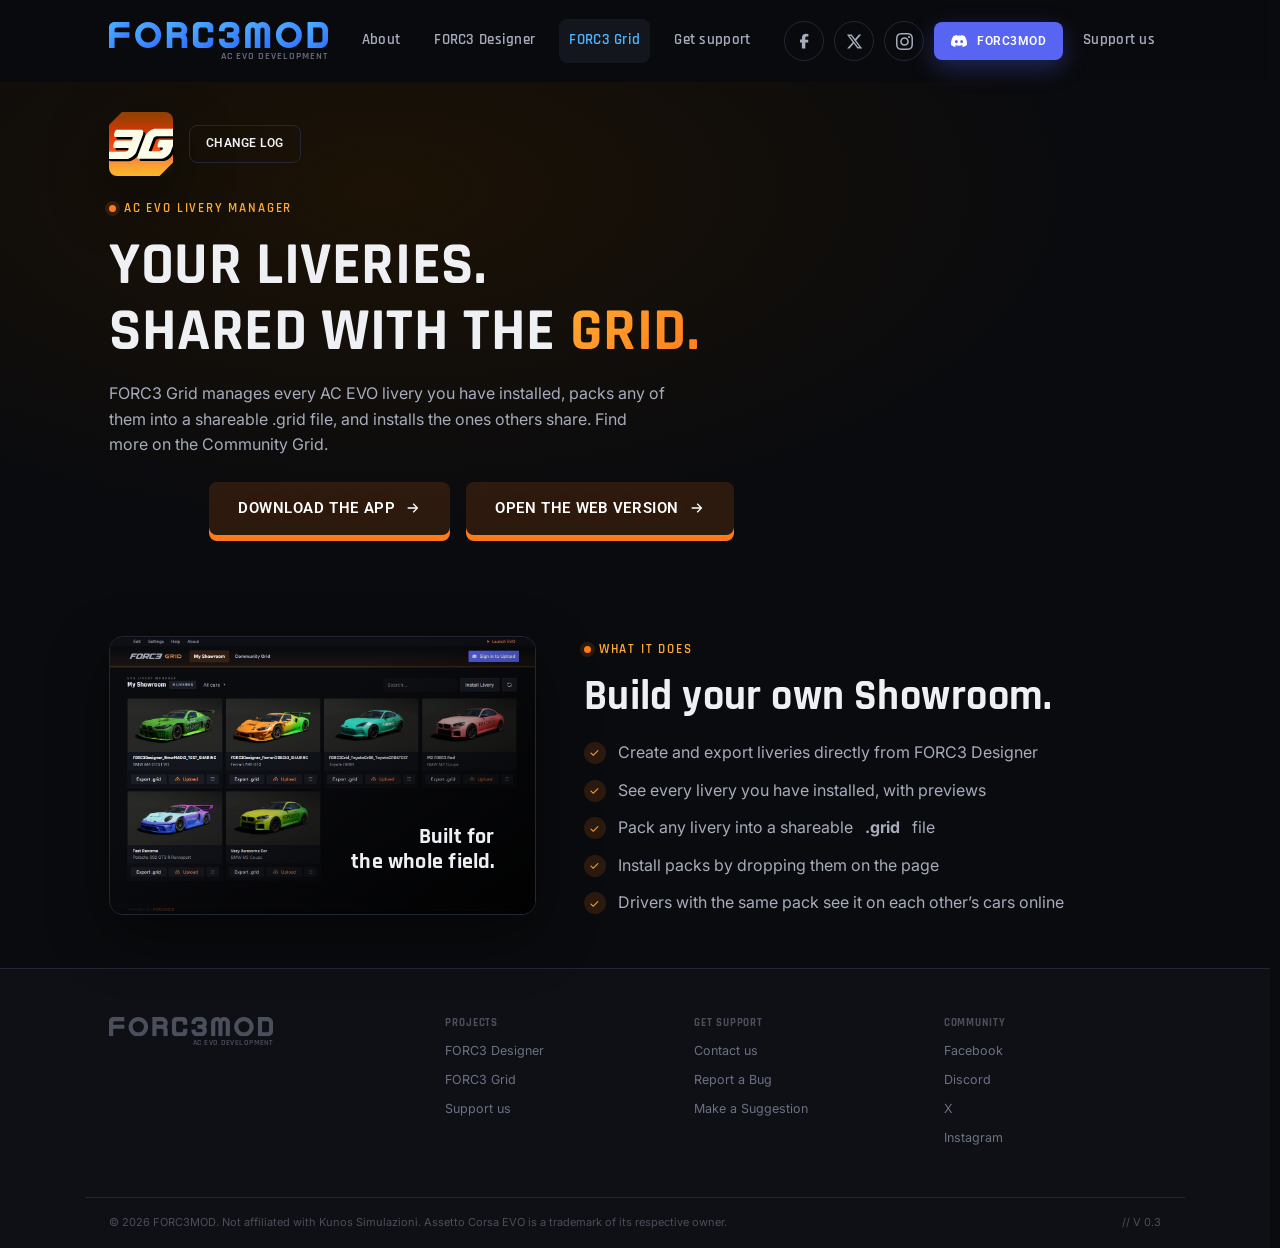
<file: forc3grid.html>
<!DOCTYPE html>
<html lang="en">
<head>
  <meta charset="UTF-8" />
  <meta name="viewport" content="width=device-width, initial-scale=1.0" />
  <title>FORC3 Grid // Share Assetto Corsa EVO Liveries | FORC3MOD</title>
  <meta name="description" content="FORC3 Grid manages your Assetto Corsa EVO liveries, packs them into shareable .grid files, and installs other people’s // with the author’s car, exactly as they made it." />
  <link rel="preconnect" href="https://fonts.googleapis.com" />
  <link rel="preconnect" href="https://fonts.gstatic.com" crossorigin />
  <link href="https://fonts.googleapis.com/css2?family=Rajdhani:wght@500;600;700&family=Roboto:wght@500;600;700&family=Inter:wght@400;500;600;700&display=swap" rel="stylesheet" />
  <link rel="stylesheet" href="css/style.css?v=75" />
  <link rel="icon" href="/favicon.ico" sizes="any" />
</head>
<body class="theme-grid">

  <span id="top" aria-hidden="true"></span>

  <!-- ===== Header / Nav ===== -->
  <header class="header">
    <div class="container header__inner">
      <a href="index.html" class="logo" aria-label="FORC3MOD home">
        <span class="logo__stack">
          <img src="img/forc3mod-logo.svg" alt="FORC3MOD" class="logo__img" />
          <span class="logo__tagline">AC EVO DEVELOPMENT</span>
        </span>
      </a>

      <nav class="nav" id="nav">
        <a href="index.html" class="nav__link">About</a>
        <a href="forc3designer.html" class="nav__link">FORC3 Designer</a>
        <a href="forc3grid.html" class="nav__link is-active">FORC3 Grid</a>
        <div class="nav__group">
          <button type="button" class="nav__link nav__toggle" aria-haspopup="true" aria-expanded="false">
            Get support
          </button>
          <div class="nav__menu">
            <a href="index.html#contact">Contact us</a>
            <a href="https://discord.com/channels/1534614323534499891/1534648749043879936" target="_blank" rel="noopener">Report a Bug</a>
            <a href="https://discord.com/channels/1534614323534499891/1534648689300341057" target="_blank" rel="noopener">Make a Suggestion</a>
          </div>
        </div>
        <div class="nav__group nav__group--support-mobile">
          <button type="button" class="nav__link nav__toggle" aria-haspopup="true" aria-expanded="false">
            Support us
          </button>
          <div class="nav__menu nav__menu--cards">
            <a href="https://www.patreon.com/cw/forc3mod/membership" target="_blank" rel="noopener" class="nav__card">
              <svg viewBox="0 0 24 24" class="ico nav__card-icon" aria-hidden="true"><path d="M22.957 7.21c-.004-3.064-2.391-5.576-5.191-6.482-3.478-1.125-8.064-.962-11.384.604C2.357 3.231 1.093 7.391 1.046 11.54c-.039 3.411.302 12.396 5.369 12.46 3.765.047 4.326-4.804 6.068-7.141 1.24-1.662 2.836-2.132 4.801-2.618 3.376-.836 5.678-3.501 5.673-7.031Z"/></svg>
              <span>Patreon</span>
            </a>
            <a href="https://buymeacoffee.com/forc3mod" target="_blank" rel="noopener" class="nav__card">
              <span class="nav__card-icon nav__card-icon--emoji" aria-hidden="true">🍺</span>
              <span>Buy Us A Beer</span>
            </a>
          </div>
        </div>
      </nav>

      <div class="header__actions">
        <button class="icon-btn hamburger" id="menuBtn" aria-label="Open menu" aria-expanded="false">
          <span></span><span></span><span></span>
        </button>
        <a href="https://www.facebook.com/61593866946389/" target="_blank" rel="noopener" class="icon-btn header__social header__social--facebook" aria-label="FORC3MOD on Facebook">
          <svg viewBox="0.1 2.12 24 24" class="ico"><path d="M9.101 23.691v-7.98H6.627v-3.667h2.474v-1.58c0-4.085 1.848-5.978 5.858-5.978.401 0 .955.042 1.468.103a8.68 8.68 0 0 1 1.141.195v3.325a8.623 8.623 0 0 0-.653-.036 26.805 26.805 0 0 0-.733-.009c-.707 0-1.259.096-1.675.309a1.686 1.686 0 0 0-.679.622c-.239.386-.239.386-.239 1.407v1.699h3.762v3.667h-3.762v7.98H9.101z"/></svg>
        </a>
        <a href="https://x.com/forc3mod" target="_blank" rel="noopener" class="icon-btn header__social" aria-label="FORC3MOD on X">
          <svg viewBox="0 0 24 24" class="ico"><path d="M18.244 2.25h3.308l-7.227 8.26 8.502 11.24H16.17l-5.214-6.817L4.99 21.75H1.68l7.73-8.835L1.254 2.25H8.08l4.713 6.231zm-1.161 17.52h1.833L7.084 4.126H5.117z"/></svg>
        </a>
        <a href="https://www.instagram.com/forc3mod/" target="_blank" rel="noopener" class="icon-btn header__social" aria-label="FORC3MOD on Instagram">
          <svg viewBox="0 0 24 24" class="ico"><path d="M12 2.163c3.204 0 3.584.012 4.85.07 3.252.148 4.771 1.691 4.919 4.919.058 1.265.069 1.645.069 4.849 0 3.205-.012 3.584-.069 4.849-.149 3.225-1.664 4.771-4.919 4.919-1.266.058-1.644.07-4.85.07-3.204 0-3.584-.012-4.849-.07-3.26-.149-4.771-1.699-4.919-4.92-.058-1.265-.07-1.644-.07-4.849 0-3.204.013-3.583.07-4.849.149-3.227 1.664-4.771 4.919-4.919 1.266-.057 1.645-.069 4.849-.069zm0-2.163c-3.259 0-3.667.014-4.947.072-4.358.2-6.78 2.618-6.98 6.98-.059 1.281-.073 1.689-.073 4.948 0 3.259.014 3.668.072 4.948.2 4.358 2.618 6.78 6.98 6.98 1.281.058 1.689.072 4.948.072 3.259 0 3.668-.014 4.948-.072 4.354-.2 6.782-2.618 6.979-6.98.059-1.28.073-1.689.073-4.948 0-3.259-.014-3.667-.072-4.947-.196-4.354-2.617-6.78-6.979-6.98-1.281-.059-1.69-.073-4.949-.073zm0 5.838c-3.403 0-6.162 2.759-6.162 6.162s2.759 6.163 6.162 6.163 6.162-2.759 6.162-6.163c0-3.403-2.759-6.162-6.162-6.162zm0 10.162c-2.209 0-4-1.79-4-4 0-2.209 1.791-4 4-4s4 1.791 4 4c0 2.21-1.791 4-4 4zm6.406-11.845c-.796 0-1.441.645-1.441 1.44s.645 1.44 1.441 1.44c.795 0 1.439-.645 1.439-1.44s-.644-1.44-1.439-1.44z"/></svg>
        </a>
        <a href="https://discord.gg/CbJCmjtVma" target="_blank" rel="noopener" class="btn btn--discord">
          <svg viewBox="0 0 24 24" class="ico"><path d="M20.317 4.3698a19.7913 19.7913 0 00-4.8851-1.5152.0741.0741 0 00-.0785.0371c-.211.3753-.4447.8648-.6083 1.2495-1.8447-.2762-3.68-.2762-5.4868 0-.1636-.3933-.4058-.8742-.6177-1.2495a.077.077 0 00-.0785-.037 19.7363 19.7363 0 00-4.8852 1.515.0699.0699 0 00-.0321.0277C.5334 9.0458-.319 13.5799.0992 18.0578a.0824.0824 0 00.0312.0561c2.0528 1.5076 4.0413 2.4228 5.9929 3.0294a.0777.0777 0 00.0842-.0276c.4616-.6304.8731-1.2952 1.226-1.9942a.076.076 0 00-.0416-.1057c-.6528-.2476-1.2743-.5495-1.8722-.8923a.077.077 0 01-.0076-.1277c.1258-.0943.2517-.1923.3718-.2914a.0743.0743 0 01.0776-.0105c3.9278 1.7933 8.18 1.7933 12.0614 0a.0739.0739 0 01.0785.0095c.1202.099.246.1981.3728.2924a.077.077 0 01-.0066.1276 12.2986 12.2986 0 01-1.873.8914.0766.0766 0 00-.0407.1067c.3604.698.7719 1.3628 1.225 1.9932a.076.076 0 00.0842.0286c1.961-.6067 3.9495-1.5219 6.0023-3.0294a.077.077 0 00.0313-.0552c.5004-5.177-.8382-9.6739-3.5485-13.6604a.061.061 0 00-.0312-.0286zM8.02 15.3312c-1.1825 0-2.1569-1.0857-2.1569-2.419 0-1.3332.9555-2.4189 2.157-2.4189 1.2108 0 2.1757 1.0952 2.1568 2.419 0 1.3332-.9555 2.4189-2.1569 2.4189zm7.9748 0c-1.1825 0-2.1569-1.0857-2.1569-2.419 0-1.3332.9554-2.4189 2.1569-2.4189 1.2108 0 2.1757 1.0952 2.1568 2.419 0 1.3332-.946 2.4189-2.1568 2.4189Z"/></svg>
          <span>FORC3MOD</span>
        </a>
        <div class="nav__group nav__group--support">
          <button type="button" class="nav__link nav__toggle" aria-haspopup="true" aria-expanded="false">
            Support us
          </button>
          <div class="nav__menu nav__menu--cards nav__menu--right">
            <a href="https://www.patreon.com/cw/forc3mod/membership" target="_blank" rel="noopener" class="nav__card">
              <svg viewBox="0 0 24 24" class="ico nav__card-icon" aria-hidden="true"><path d="M22.957 7.21c-.004-3.064-2.391-5.576-5.191-6.482-3.478-1.125-8.064-.962-11.384.604C2.357 3.231 1.093 7.391 1.046 11.54c-.039 3.411.302 12.396 5.369 12.46 3.765.047 4.326-4.804 6.068-7.141 1.24-1.662 2.836-2.132 4.801-2.618 3.376-.836 5.678-3.501 5.673-7.031Z"/></svg>
              <span>Patreon</span>
            </a>
            <a href="https://buymeacoffee.com/forc3mod" target="_blank" rel="noopener" class="nav__card">
              <span class="nav__card-icon nav__card-icon--emoji" aria-hidden="true">🍺</span>
              <span>Buy Us A Beer</span>
            </a>
          </div>
        </div>
      </div>
    </div>
  </header>

  <!-- ===== Hero ===== -->
  <section class="hero">
    <div class="container hero__inner">
      <div class="hero__icon-row">
        <img src="img/grid-icon.png" alt="FORC3 Grid" class="hero__app-icon" />
        <button type="button" class="btn btn--ghost btn--sm hero__changelog-btn" data-modal-target="#changelog">Change Log</button>
      </div>
      <p class="eyebrow"><span class="dot"></span> AC EVO LIVERY MANAGER</p>
      <h1 class="hero__title">Your liveries.<br />Shared with the <span class="grad">grid.</span></h1>
      <p class="hero__lead">
        FORC3 Grid manages every AC EVO livery you have installed, packs any of
        them into a shareable .grid file, and installs the ones others share.
        Find more on the Community Grid.
      </p>
      <div class="hero__cta hero__cta--offset">
        <a href="https://github.com/LachanceGL/forc3-grid-releases/releases/latest/download/FORC3-Grid-Setup.exe" target="_blank" rel="noopener" class="btn btn--primary btn--lg">Download the app
          <svg viewBox="0 0 24 24" class="ico"><path d="M4 11h12.2l-4.6-4.6L13 5l7 7-7 7-1.4-1.4 4.6-4.6H4z"/></svg>
        </a>
        <a href="https://grid.forc3mod.com" target="_blank" rel="noopener" class="btn btn--ghost btn--lg">Open the web version
          <svg viewBox="0 0 24 24" class="ico"><path d="M4 11h12.2l-4.6-4.6L13 5l7 7-7 7-1.4-1.4 4.6-4.6H4z"/></svg>
        </a>
      </div>
    </div>
  </section>

  <!-- ===== What it does ===== -->
  <section class="section" id="features">
    <div class="container about">
      <div class="about__media">
        <div class="about__card about__card--photo" style="--about-photo: url('/img/FG_SitePreview.jpg')">
          <h3>Built for<br />the whole field.</h3>
        </div>
      </div>
      <div class="about__body">
        <p class="eyebrow"><span class="dot"></span> What it does</p>
        <h2 class="section__title">Build your own Showroom.</h2>
        <ul class="feature-list">
          <li><span class="tick">&#10003;</span> Create and export liveries directly from FORC3 Designer</li>
          <li><span class="tick">&#10003;</span> See every livery you have installed, with previews</li>
          <li><span class="tick">&#10003;</span> Pack any livery into a shareable <strong>.grid</strong> file</li>
          <li><span class="tick">&#10003;</span> Install packs by dropping them on the page</li>
          <li><span class="tick">&#10003;</span> Drivers with the same pack see it on each other&rsquo;s cars online</li>
        </ul>
      </div>
    </div>
  </section>

<!-- ===== Footer ===== -->
  <footer class="footer">
    <div class="container footer__inner">
      <div class="footer__brand">
        <a href="index.html" class="logo" aria-label="FORC3MOD home">
          <span class="logo__stack">
            <span class="logo__img logo__img--mono" aria-hidden="true"></span>
            <span class="logo__tagline">AC EVO DEVELOPMENT</span>
          </span>
        </a>
      </div>
      <div class="footer__col">
        <h5>Projects</h5>
        <a href="forc3designer.html">FORC3 Designer</a>
        <a href="forc3grid.html">FORC3 Grid</a>
        <div class="nav__group">
          <button type="button" class="nav__toggle" aria-haspopup="true" aria-expanded="false">Support us</button>
          <div class="nav__menu nav__menu--cards">
            <a href="https://www.patreon.com/cw/forc3mod/membership" target="_blank" rel="noopener" class="nav__card">
              <svg viewBox="0 0 24 24" class="ico nav__card-icon" aria-hidden="true"><path d="M22.957 7.21c-.004-3.064-2.391-5.576-5.191-6.482-3.478-1.125-8.064-.962-11.384.604C2.357 3.231 1.093 7.391 1.046 11.54c-.039 3.411.302 12.396 5.369 12.46 3.765.047 4.326-4.804 6.068-7.141 1.24-1.662 2.836-2.132 4.801-2.618 3.376-.836 5.678-3.501 5.673-7.031Z"/></svg>
              <span>Patreon</span>
            </a>
            <a href="https://buymeacoffee.com/forc3mod" target="_blank" rel="noopener" class="nav__card">
              <span class="nav__card-icon nav__card-icon--emoji" aria-hidden="true">🍺</span>
              <span>Buy Us A Beer</span>
            </a>
          </div>
        </div>
      </div>
      <div class="footer__col">
        <h5>Get support</h5>
        <a href="index.html#contact">Contact us</a>
        <a href="https://discord.com/channels/1534614323534499891/1534648749043879936" target="_blank" rel="noopener">Report a Bug</a>
        <a href="https://discord.com/channels/1534614323534499891/1534648689300341057" target="_blank" rel="noopener">Make a Suggestion</a>
      </div>
      <div class="footer__col">
        <h5>Community</h5>
        <a href="https://www.facebook.com/61593866946389/" target="_blank" rel="noopener">Facebook</a>
        <a href="https://discord.gg/CbJCmjtVma" target="_blank" rel="noopener">Discord</a>
        <a href="https://x.com/forc3mod" target="_blank" rel="noopener">X</a>
        <a href="https://www.instagram.com/forc3mod/" target="_blank" rel="noopener">Instagram</a>
      </div>
    </div>
    <div class="container footer__bottom">
      <p>© <span id="year"></span> FORC3MOD. Not affiliated with Kunos Simulazioni. Assetto Corsa EVO is a trademark of its respective owner.</p>
      <p class="footer__links">// V 0.3</p>
    </div>
  </footer>

  <!-- ===== Changelog modal =====
       Same markup as forc3designer.html's, driven by the generic modal system
       in main.js (deep-linkable as forc3grid.html#changelog, entries as #v0-1-1).
       Source of truth is docs/GRID-CHANGELOG.md — edit both together.
       One entry on purpose: forc3-grid-releases has v0.1.0 and v0.1.1, but
       v0.1.1 is cosmetic (identical app, restyled installer) and is what
       releases/latest serves, so the site describes the app once, at the
       version people actually download. -->
  <div class="modal-overlay" id="changelog" aria-hidden="true">
    <div class="modal modal--wide" role="dialog" aria-modal="true" aria-labelledby="changelogTitle">
      <div class="modal__header">
        <h3 id="changelogTitle">Changelog</h3>
        <button type="button" class="icon-btn modal__close" data-modal-close aria-label="Close changelog">&times;</button>
      </div>
      <div class="modal__body">
        <details class="modal__entry" id="v0-2-0">
          <summary class="modal__version"><span class="modal__version-text">v0.2.0 <span class="modal__date">// Oct 1, 2026</span></span></summary>
          <div class="modal__entry-body">
            <p>Overall improvements.</p>
          </div>
        </details>
        <details class="modal__entry" id="v0-1-1">
          <summary class="modal__version"><span class="modal__version-text">v0.1.1 <span class="modal__date">// Sep 23, 2026</span></span></summary>
          <div class="modal__entry-body">
            <p>This is the release of the FORC3 Grid beta.</p>
          </div>
        </details>
      </div>
    </div>
  </div>

  <script src="js/main.js?v=27"></script>
</body>
</html>
</file>
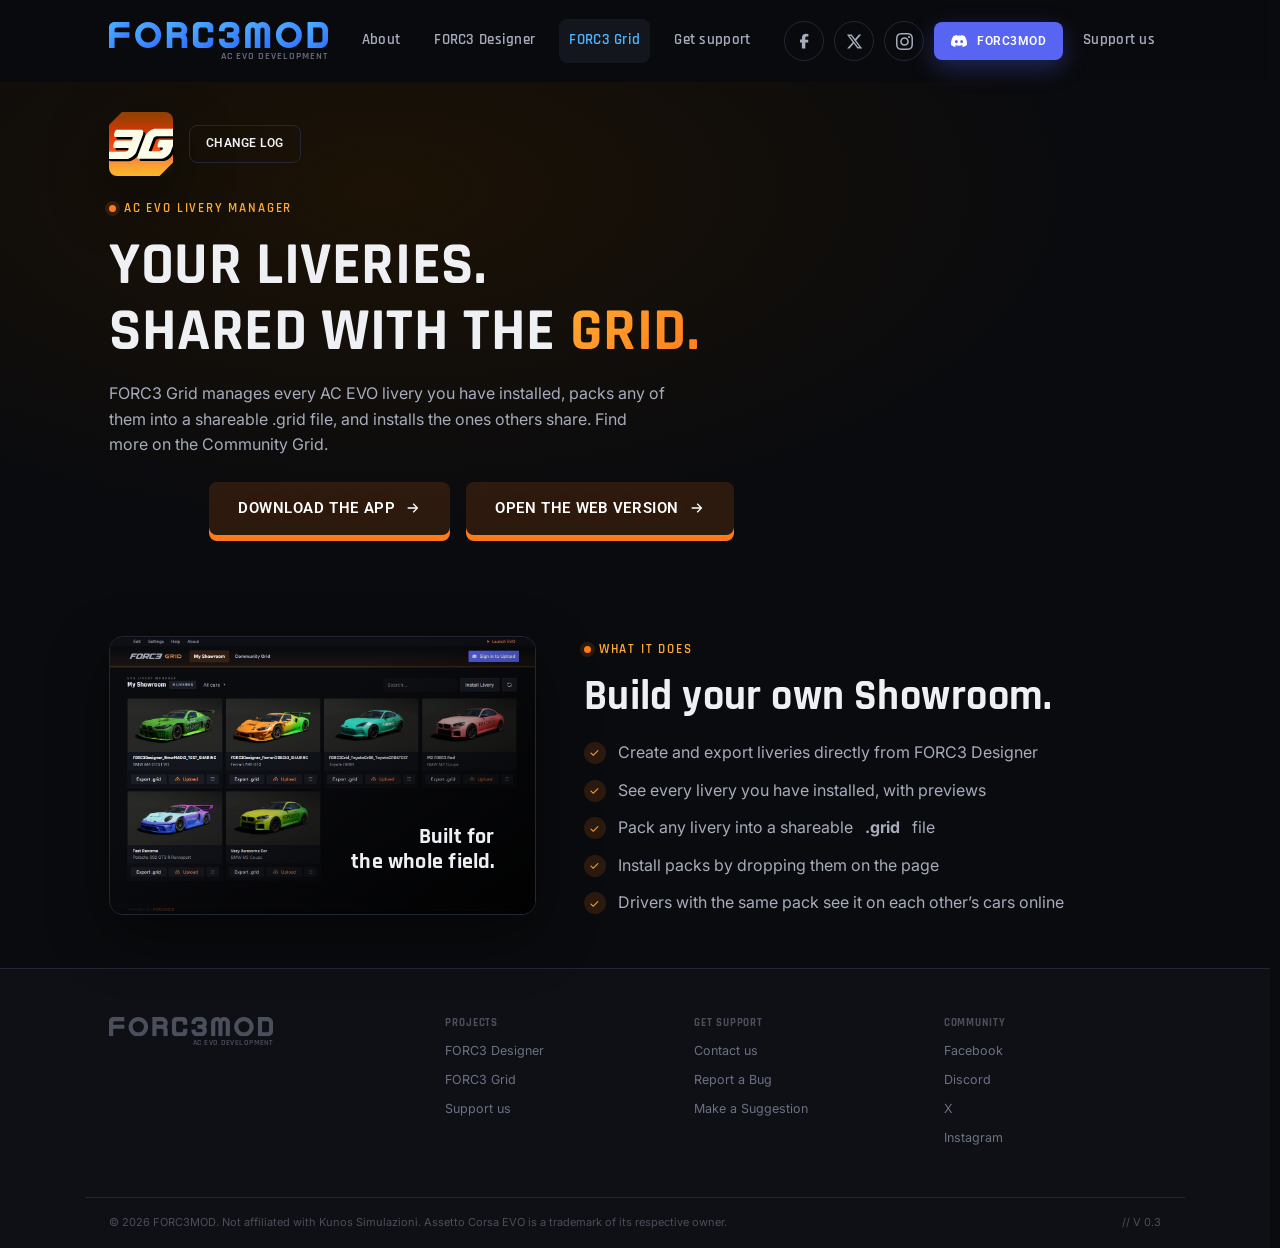
<file: grid.html>
<!DOCTYPE html>
<html lang="en">
<head>
  <meta charset="UTF-8" />
  <meta http-equiv="refresh" content="0; url=forc3grid.html" />
  <link rel="canonical" href="https://www.forc3mod.com/forc3grid.html" />
  <title>FORC3 Grid</title>
</head>
<body>
  <p>This page has moved to <a href="forc3grid.html">forc3grid.html</a>.</p>
</body>
</html>
</file>
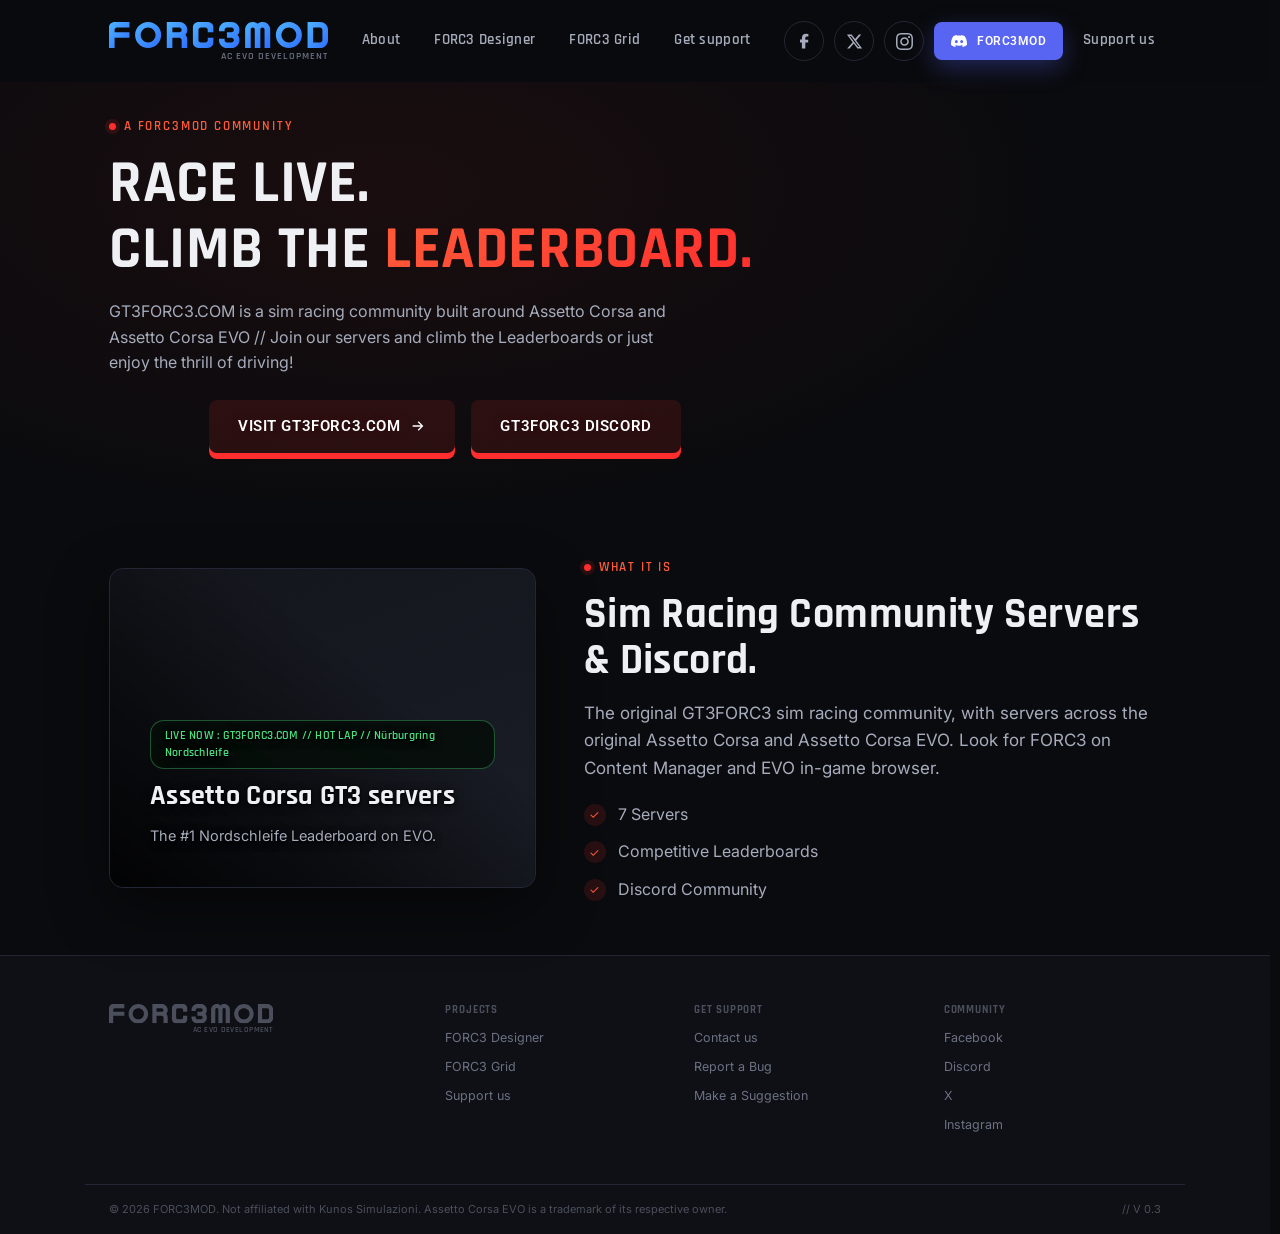
<file: gt3forc3.html>
<!DOCTYPE html>
<html lang="en">
<head>
  <meta charset="UTF-8" />
  <meta name="viewport" content="width=device-width, initial-scale=1.0" />
  <!-- Hidden, 2026-09-22 (owner: "hide the GT3FORC3 section"). Reachable by
       URL for testing, linked from nowhere, kept out of search. To show it
       again: drop this tag, restore the nav tab + footer Projects link on all
       five pages (with is-active here), put gt3forc3.html back in
       sitemap.xml, and re-measure the header width pair — see CLAUDE.md,
       "Showing / hiding a product page". -->
  <meta name="robots" content="noindex, nofollow" />
  <title>GT3FORC3 // Sim Racing Community for Assetto Corsa EVO | FORC3MOD</title>
  <meta name="description" content="GT3FORC3.COM is a sim racing community for Assetto Corsa EVO // live leaderboards across five hosted servers, driver verification and an active Discord." />
  <link rel="preconnect" href="https://fonts.googleapis.com" />
  <link rel="preconnect" href="https://fonts.gstatic.com" crossorigin />
  <link href="https://fonts.googleapis.com/css2?family=Rajdhani:wght@500;600;700&family=Roboto:wght@500;600;700&family=Inter:wght@400;500;600;700&display=swap" rel="stylesheet" />
  <link rel="stylesheet" href="css/style.css?v=75" />
  <link rel="icon" href="/favicon.ico" sizes="any" />
</head>
<body class="theme-gt3">

  <span id="top" aria-hidden="true"></span>

  <!-- ===== Header / Nav ===== -->
  <header class="header">
    <div class="container header__inner">
      <a href="index.html" class="logo" aria-label="FORC3MOD home">
        <span class="logo__stack">
          <img src="img/forc3mod-logo.svg" alt="FORC3MOD" class="logo__img" />
          <span class="logo__tagline">AC EVO DEVELOPMENT</span>
        </span>
      </a>

      <nav class="nav" id="nav">
        <a href="index.html" class="nav__link">About</a>
        <a href="forc3designer.html" class="nav__link">FORC3 Designer</a>
        <a href="forc3grid.html" class="nav__link">FORC3 Grid</a>
        <div class="nav__group">
          <button type="button" class="nav__link nav__toggle" aria-haspopup="true" aria-expanded="false">
            Get support
          </button>
          <div class="nav__menu">
            <a href="index.html#contact">Contact us</a>
            <a href="https://discord.com/channels/1534614323534499891/1534648749043879936" target="_blank" rel="noopener">Report a Bug</a>
            <a href="https://discord.com/channels/1534614323534499891/1534648689300341057" target="_blank" rel="noopener">Make a Suggestion</a>
          </div>
        </div>
        <div class="nav__group nav__group--support-mobile">
          <button type="button" class="nav__link nav__toggle" aria-haspopup="true" aria-expanded="false">
            Support us
          </button>
          <div class="nav__menu nav__menu--cards">
            <a href="https://www.patreon.com/cw/forc3mod/membership" target="_blank" rel="noopener" class="nav__card">
              <svg viewBox="0 0 24 24" class="ico nav__card-icon" aria-hidden="true"><path d="M22.957 7.21c-.004-3.064-2.391-5.576-5.191-6.482-3.478-1.125-8.064-.962-11.384.604C2.357 3.231 1.093 7.391 1.046 11.54c-.039 3.411.302 12.396 5.369 12.46 3.765.047 4.326-4.804 6.068-7.141 1.24-1.662 2.836-2.132 4.801-2.618 3.376-.836 5.678-3.501 5.673-7.031Z"/></svg>
              <span>Patreon</span>
            </a>
            <a href="https://buymeacoffee.com/forc3mod" target="_blank" rel="noopener" class="nav__card">
              <span class="nav__card-icon nav__card-icon--emoji" aria-hidden="true">🍺</span>
              <span>Buy Us A Beer</span>
            </a>
          </div>
        </div>
      </nav>

      <div class="header__actions">
        <button class="icon-btn hamburger" id="menuBtn" aria-label="Open menu" aria-expanded="false">
          <span></span><span></span><span></span>
        </button>
        <a href="https://www.facebook.com/61593866946389/" target="_blank" rel="noopener" class="icon-btn header__social header__social--facebook" aria-label="FORC3MOD on Facebook">
          <svg viewBox="0.1 2.12 24 24" class="ico"><path d="M9.101 23.691v-7.98H6.627v-3.667h2.474v-1.58c0-4.085 1.848-5.978 5.858-5.978.401 0 .955.042 1.468.103a8.68 8.68 0 0 1 1.141.195v3.325a8.623 8.623 0 0 0-.653-.036 26.805 26.805 0 0 0-.733-.009c-.707 0-1.259.096-1.675.309a1.686 1.686 0 0 0-.679.622c-.239.386-.239.386-.239 1.407v1.699h3.762v3.667h-3.762v7.98H9.101z"/></svg>
        </a>
        <a href="https://x.com/forc3mod" target="_blank" rel="noopener" class="icon-btn header__social" aria-label="FORC3MOD on X">
          <svg viewBox="0 0 24 24" class="ico"><path d="M18.244 2.25h3.308l-7.227 8.26 8.502 11.24H16.17l-5.214-6.817L4.99 21.75H1.68l7.73-8.835L1.254 2.25H8.08l4.713 6.231zm-1.161 17.52h1.833L7.084 4.126H5.117z"/></svg>
        </a>
        <a href="https://www.instagram.com/forc3mod/" target="_blank" rel="noopener" class="icon-btn header__social" aria-label="FORC3MOD on Instagram">
          <svg viewBox="0 0 24 24" class="ico"><path d="M12 2.163c3.204 0 3.584.012 4.85.07 3.252.148 4.771 1.691 4.919 4.919.058 1.265.069 1.645.069 4.849 0 3.205-.012 3.584-.069 4.849-.149 3.225-1.664 4.771-4.919 4.919-1.266.058-1.644.07-4.85.07-3.204 0-3.584-.012-4.849-.07-3.26-.149-4.771-1.699-4.919-4.92-.058-1.265-.07-1.644-.07-4.849 0-3.204.013-3.583.07-4.849.149-3.227 1.664-4.771 4.919-4.919 1.266-.057 1.645-.069 4.849-.069zm0-2.163c-3.259 0-3.667.014-4.947.072-4.358.2-6.78 2.618-6.98 6.98-.059 1.281-.073 1.689-.073 4.948 0 3.259.014 3.668.072 4.948.2 4.358 2.618 6.78 6.98 6.98 1.281.058 1.689.072 4.948.072 3.259 0 3.668-.014 4.948-.072 4.354-.2 6.782-2.618 6.979-6.98.059-1.28.073-1.689.073-4.948 0-3.259-.014-3.667-.072-4.947-.196-4.354-2.617-6.78-6.979-6.98-1.281-.059-1.69-.073-4.949-.073zm0 5.838c-3.403 0-6.162 2.759-6.162 6.162s2.759 6.163 6.162 6.163 6.162-2.759 6.162-6.163c0-3.403-2.759-6.162-6.162-6.162zm0 10.162c-2.209 0-4-1.79-4-4 0-2.209 1.791-4 4-4s4 1.791 4 4c0 2.21-1.791 4-4 4zm6.406-11.845c-.796 0-1.441.645-1.441 1.44s.645 1.44 1.441 1.44c.795 0 1.439-.645 1.439-1.44s-.644-1.44-1.439-1.44z"/></svg>
        </a>
        <a href="https://discord.gg/CbJCmjtVma" target="_blank" rel="noopener" class="btn btn--discord">
          <svg viewBox="0 0 24 24" class="ico"><path d="M20.317 4.3698a19.7913 19.7913 0 00-4.8851-1.5152.0741.0741 0 00-.0785.0371c-.211.3753-.4447.8648-.6083 1.2495-1.8447-.2762-3.68-.2762-5.4868 0-.1636-.3933-.4058-.8742-.6177-1.2495a.077.077 0 00-.0785-.037 19.7363 19.7363 0 00-4.8852 1.515.0699.0699 0 00-.0321.0277C.5334 9.0458-.319 13.5799.0992 18.0578a.0824.0824 0 00.0312.0561c2.0528 1.5076 4.0413 2.4228 5.9929 3.0294a.0777.0777 0 00.0842-.0276c.4616-.6304.8731-1.2952 1.226-1.9942a.076.076 0 00-.0416-.1057c-.6528-.2476-1.2743-.5495-1.8722-.8923a.077.077 0 01-.0076-.1277c.1258-.0943.2517-.1923.3718-.2914a.0743.0743 0 01.0776-.0105c3.9278 1.7933 8.18 1.7933 12.0614 0a.0739.0739 0 01.0785.0095c.1202.099.246.1981.3728.2924a.077.077 0 01-.0066.1276 12.2986 12.2986 0 01-1.873.8914.0766.0766 0 00-.0407.1067c.3604.698.7719 1.3628 1.225 1.9932a.076.076 0 00.0842.0286c1.961-.6067 3.9495-1.5219 6.0023-3.0294a.077.077 0 00.0313-.0552c.5004-5.177-.8382-9.6739-3.5485-13.6604a.061.061 0 00-.0312-.0286zM8.02 15.3312c-1.1825 0-2.1569-1.0857-2.1569-2.419 0-1.3332.9555-2.4189 2.157-2.4189 1.2108 0 2.1757 1.0952 2.1568 2.419 0 1.3332-.9555 2.4189-2.1569 2.4189zm7.9748 0c-1.1825 0-2.1569-1.0857-2.1569-2.419 0-1.3332.9554-2.4189 2.1569-2.4189 1.2108 0 2.1757 1.0952 2.1568 2.419 0 1.3332-.946 2.4189-2.1568 2.4189Z"/></svg>
          <span>FORC3MOD</span>
        </a>
        <div class="nav__group nav__group--support">
          <button type="button" class="nav__link nav__toggle" aria-haspopup="true" aria-expanded="false">
            Support us
          </button>
          <div class="nav__menu nav__menu--cards nav__menu--right">
            <a href="https://www.patreon.com/cw/forc3mod/membership" target="_blank" rel="noopener" class="nav__card">
              <svg viewBox="0 0 24 24" class="ico nav__card-icon" aria-hidden="true"><path d="M22.957 7.21c-.004-3.064-2.391-5.576-5.191-6.482-3.478-1.125-8.064-.962-11.384.604C2.357 3.231 1.093 7.391 1.046 11.54c-.039 3.411.302 12.396 5.369 12.46 3.765.047 4.326-4.804 6.068-7.141 1.24-1.662 2.836-2.132 4.801-2.618 3.376-.836 5.678-3.501 5.673-7.031Z"/></svg>
              <span>Patreon</span>
            </a>
            <a href="https://buymeacoffee.com/forc3mod" target="_blank" rel="noopener" class="nav__card">
              <span class="nav__card-icon nav__card-icon--emoji" aria-hidden="true">🍺</span>
              <span>Buy Us A Beer</span>
            </a>
          </div>
        </div>
      </div>
    </div>
  </header>

  <!-- ===== Hero ===== -->
  <section class="hero">
    <div class="container hero__inner">
      <p class="eyebrow"><span class="dot"></span> A FORC3MOD community</p>
      <!-- The live pill sits on the title's first line, so it has to live
           inside the <h1> — hence <span>, not <p> (an h1 only takes phrasing
           content). .hero__title-line is the flex row that pairs them; it
           replaces the old <br>, since a block-level flex child already
           forces "Climb the..." onto the next line.
           Filled in by main.js from the GT3FORC3 Worker. Starts hidden and
           stays hidden if the fetch fails, so an outage degrades to nothing
           rather than an empty/broken-looking pill. -->
      <h1 class="hero__title">
        <span class="hero__title-line">Race live.
          <span class="live-status" id="liveStatus" hidden>
            <span class="live-status__dot" id="liveStatusDot"></span>
            <span id="liveStatusText"></span>
          </span>
        </span>
        Climb the <span class="grad">leaderboard.</span>
      </h1>
      <p class="hero__lead">
        GT3FORC3.COM is a sim racing community built around Assetto Corsa and
        Assetto Corsa EVO // Join our servers and climb the Leaderboards or
        just enjoy the thrill of driving!
      </p>
      <div class="hero__cta hero__cta--offset">
        <a href="https://gt3forc3.com" target="_blank" rel="noopener" class="btn btn--primary btn--lg">Visit GT3FORC3.COM
          <svg viewBox="0 0 24 24" class="ico"><path d="M4 11h12.2l-4.6-4.6L13 5l7 7-7 7-1.4-1.4 4.6-4.6H4z"/></svg>
        </a>
        <a href="https://discord.gg/dfcK4x64vb" target="_blank" rel="noopener" class="btn btn--ghost btn--lg">GT3FORC3 Discord<span class="btn__members" id="discordMembers" hidden></span></a>
      </div>
    </div>
  </section>

  <!-- ===== What it is ===== -->
  <section class="section" id="features">
    <div class="container about">
      <div class="about__media">
        <div class="about__card about__card--photo" style="--about-photo: url('https://raw.githubusercontent.com/LachanceGL/gt3forc3-website/refs/heads/main/images/BG_Nordschleife_03.png')">
          <span class="about__badge about__badge--wide">LIVE NOW : GT3FORC3.COM // HOT LAP // Nürburgring Nordschleife</span>
          <h3>Assetto Corsa GT3 servers</h3>
          <p>The #1 Nordschleife Leaderboard on EVO.</p>
        </div>
      </div>
      <div class="about__body">
        <p class="eyebrow"><span class="dot"></span> What it is</p>
        <h2 class="section__title">Sim Racing Community Servers &amp; Discord.</h2>
        <p class="section__lead">
          The original GT3FORC3 sim racing community, with servers across the
          original Assetto Corsa and Assetto Corsa EVO. Look for FORC3 on
          Content Manager and EVO in-game browser.
        </p>
        <ul class="feature-list">
          <li><span class="tick">✓</span> 7 Servers</li>
          <li><span class="tick">✓</span> Competitive Leaderboards</li>
          <li><span class="tick">✓</span> Discord Community</li>
        </ul>
      </div>
    </div>
  </section>

  <!-- ===== Footer ===== -->
  <footer class="footer">
    <div class="container footer__inner">
      <div class="footer__brand">
        <a href="index.html" class="logo" aria-label="FORC3MOD home">
          <span class="logo__stack">
            <span class="logo__img logo__img--mono" aria-hidden="true"></span>
            <span class="logo__tagline">AC EVO DEVELOPMENT</span>
          </span>
        </a>
      </div>
      <div class="footer__col">
        <h5>Projects</h5>
        <a href="forc3designer.html">FORC3 Designer</a>
        <a href="forc3grid.html">FORC3 Grid</a>
        <div class="nav__group">
          <button type="button" class="nav__toggle" aria-haspopup="true" aria-expanded="false">Support us</button>
          <div class="nav__menu nav__menu--cards">
            <a href="https://www.patreon.com/cw/forc3mod/membership" target="_blank" rel="noopener" class="nav__card">
              <svg viewBox="0 0 24 24" class="ico nav__card-icon" aria-hidden="true"><path d="M22.957 7.21c-.004-3.064-2.391-5.576-5.191-6.482-3.478-1.125-8.064-.962-11.384.604C2.357 3.231 1.093 7.391 1.046 11.54c-.039 3.411.302 12.396 5.369 12.46 3.765.047 4.326-4.804 6.068-7.141 1.24-1.662 2.836-2.132 4.801-2.618 3.376-.836 5.678-3.501 5.673-7.031Z"/></svg>
              <span>Patreon</span>
            </a>
            <a href="https://buymeacoffee.com/forc3mod" target="_blank" rel="noopener" class="nav__card">
              <span class="nav__card-icon nav__card-icon--emoji" aria-hidden="true">🍺</span>
              <span>Buy Us A Beer</span>
            </a>
          </div>
        </div>
      </div>
      <div class="footer__col">
        <h5>Get support</h5>
        <a href="index.html#contact">Contact us</a>
        <a href="https://discord.com/channels/1534614323534499891/1534648749043879936" target="_blank" rel="noopener">Report a Bug</a>
        <a href="https://discord.com/channels/1534614323534499891/1534648689300341057" target="_blank" rel="noopener">Make a Suggestion</a>
      </div>
      <div class="footer__col">
        <h5>Community</h5>
        <a href="https://www.facebook.com/61593866946389/" target="_blank" rel="noopener">Facebook</a>
        <a href="https://discord.gg/CbJCmjtVma" target="_blank" rel="noopener">Discord</a>
        <a href="https://x.com/forc3mod" target="_blank" rel="noopener">X</a>
        <a href="https://www.instagram.com/forc3mod/" target="_blank" rel="noopener">Instagram</a>
      </div>
    </div>
    <div class="container footer__bottom">
      <p>© <span id="year"></span> FORC3MOD. Not affiliated with Kunos Simulazioni. Assetto Corsa EVO is a trademark of its respective owner.</p>
      <p class="footer__links">// V 0.3</p>
    </div>
  </footer>

  <script src="js/main.js?v=27"></script>
</body>
</html>
</file>
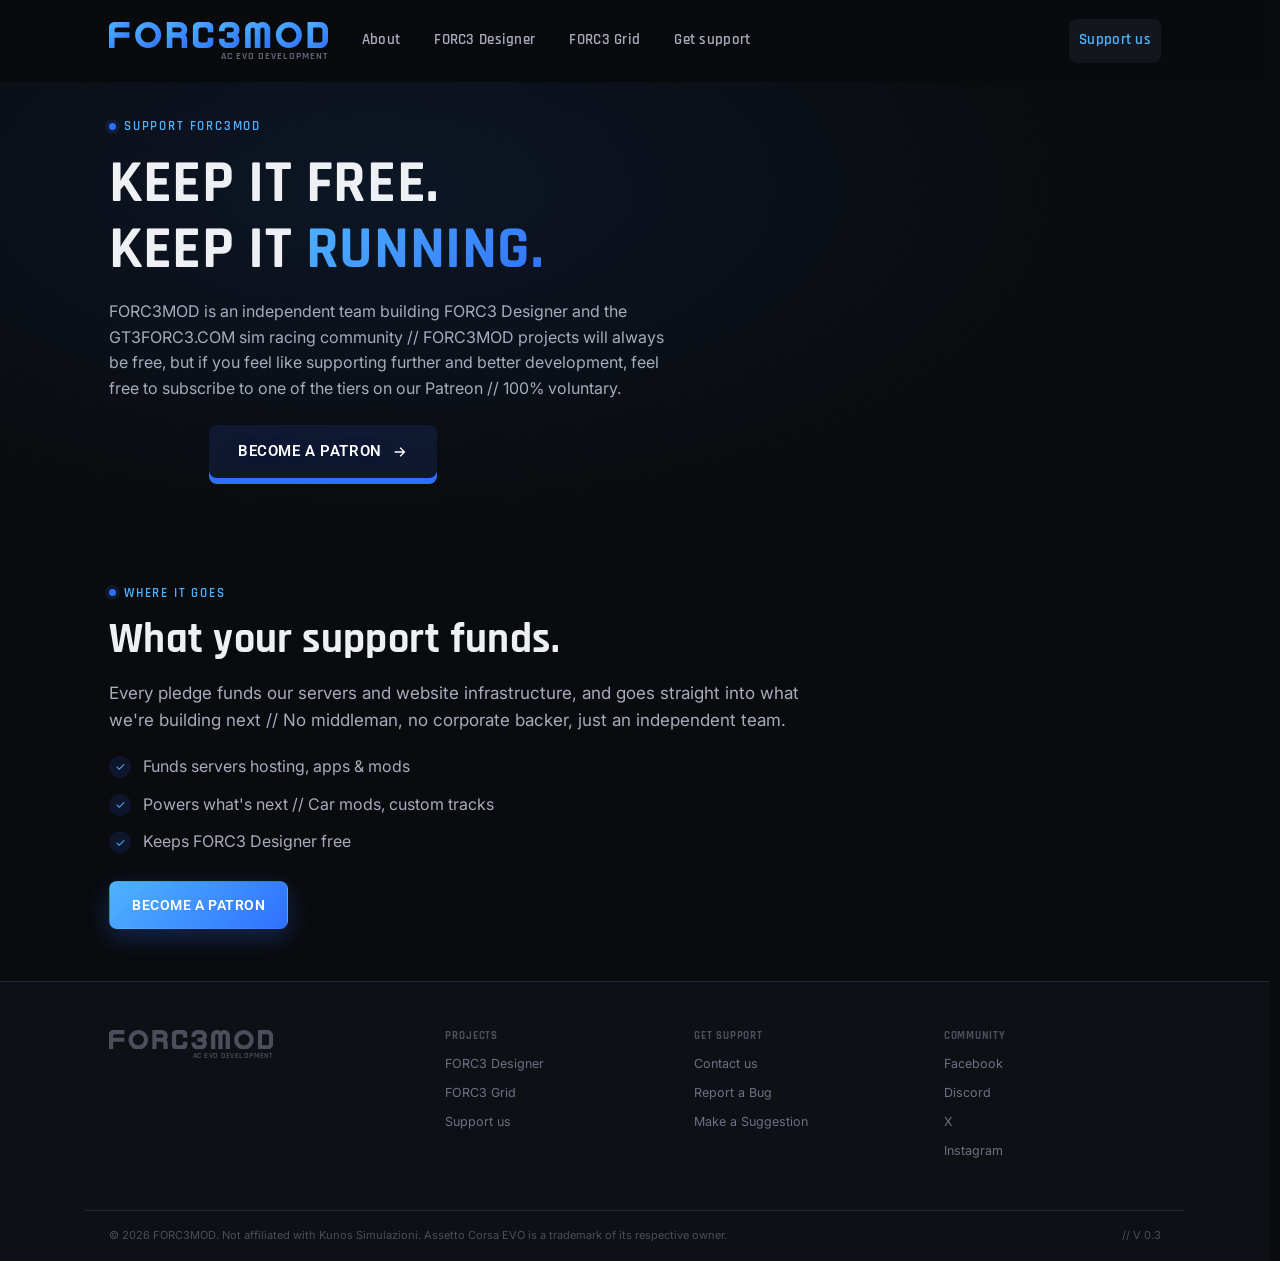
<file: SupportUs.html>
<!DOCTYPE html>
<html lang="en">
<head>
  <meta charset="UTF-8" />
  <meta name="viewport" content="width=device-width, initial-scale=1.0" />
  <title>Support Us // FORC3MOD</title>
  <meta name="description" content="Support FORC3MOD on Patreon // keep FORC3 Designer free and help fund the GT3FORC3.COM sim racing servers." />
  <link rel="preconnect" href="https://fonts.googleapis.com" />
  <link rel="preconnect" href="https://fonts.gstatic.com" crossorigin />
  <link href="https://fonts.googleapis.com/css2?family=Rajdhani:wght@500;600;700&family=Roboto:wght@500;600;700&family=Inter:wght@400;500;600;700&display=swap" rel="stylesheet" />
  <link rel="stylesheet" href="css/style.css?v=75" />
  <link rel="icon" href="/favicon.ico" sizes="any" />
</head>
<body>

  <span id="top" aria-hidden="true"></span>

  <!-- ===== Header / Nav ===== -->
  <header class="header">
    <div class="container header__inner">
      <a href="index.html" class="logo" aria-label="FORC3MOD home">
        <span class="logo__stack">
          <img src="img/forc3mod-logo.svg" alt="FORC3MOD" class="logo__img" />
          <span class="logo__tagline">AC EVO DEVELOPMENT</span>
        </span>
      </a>

      <nav class="nav" id="nav">
        <a href="index.html" class="nav__link">About</a>
        <a href="forc3designer.html" class="nav__link">FORC3 Designer</a>
        <a href="forc3grid.html" class="nav__link">FORC3 Grid</a>
        <div class="nav__group">
          <button type="button" class="nav__link nav__toggle" aria-haspopup="true" aria-expanded="false">
            Get support
          </button>
          <div class="nav__menu">
            <a href="index.html#contact">Contact us</a>
            <a href="https://discord.com/channels/1534614323534499891/1534648749043879936" target="_blank" rel="noopener">Report a Bug</a>
            <a href="https://discord.com/channels/1534614323534499891/1534648689300341057" target="_blank" rel="noopener">Make a Suggestion</a>
          </div>
        </div>
        <div class="nav__group nav__group--support-mobile">
          <button type="button" class="nav__link nav__toggle" aria-haspopup="true" aria-expanded="false">
            Support us
          </button>
          <div class="nav__menu nav__menu--cards">
            <a href="https://www.patreon.com/cw/forc3mod/membership" target="_blank" rel="noopener" class="nav__card">
              <svg viewBox="0 0 24 24" class="ico nav__card-icon" aria-hidden="true"><path d="M22.957 7.21c-.004-3.064-2.391-5.576-5.191-6.482-3.478-1.125-8.064-.962-11.384.604C2.357 3.231 1.093 7.391 1.046 11.54c-.039 3.411.302 12.396 5.369 12.46 3.765.047 4.326-4.804 6.068-7.141 1.24-1.662 2.836-2.132 4.801-2.618 3.376-.836 5.678-3.501 5.673-7.031Z"/></svg>
              <span>Patreon</span>
            </a>
            <a href="https://buymeacoffee.com/forc3mod" target="_blank" rel="noopener" class="nav__card">
              <span class="nav__card-icon nav__card-icon--emoji" aria-hidden="true">🍺</span>
              <span>Buy Us A Beer</span>
            </a>
          </div>
        </div>
      </nav>

      <div class="header__actions">
        <button class="icon-btn hamburger" id="menuBtn" aria-label="Open menu" aria-expanded="false">
          <span></span><span></span><span></span>
        </button>
        <div class="nav__group nav__group--support">
          <button type="button" class="nav__link nav__toggle is-active" aria-haspopup="true" aria-expanded="false">
            Support us
          </button>
          <div class="nav__menu nav__menu--cards nav__menu--right">
            <a href="https://www.patreon.com/cw/forc3mod/membership" target="_blank" rel="noopener" class="nav__card">
              <svg viewBox="0 0 24 24" class="ico nav__card-icon" aria-hidden="true"><path d="M22.957 7.21c-.004-3.064-2.391-5.576-5.191-6.482-3.478-1.125-8.064-.962-11.384.604C2.357 3.231 1.093 7.391 1.046 11.54c-.039 3.411.302 12.396 5.369 12.46 3.765.047 4.326-4.804 6.068-7.141 1.24-1.662 2.836-2.132 4.801-2.618 3.376-.836 5.678-3.501 5.673-7.031Z"/></svg>
              <span>Patreon</span>
            </a>
            <a href="https://buymeacoffee.com/forc3mod" target="_blank" rel="noopener" class="nav__card">
              <span class="nav__card-icon nav__card-icon--emoji" aria-hidden="true">🍺</span>
              <span>Buy Us A Beer</span>
            </a>
          </div>
        </div>
      </div>
    </div>
  </header>

  <!-- ===== Hero ===== -->
  <section class="hero">
    <div class="container hero__inner">
      <p class="eyebrow"><span class="dot"></span> Support FORC3MOD</p>
      <h1 class="hero__title">Keep it free.<br />Keep it <span class="grad">running.</span></h1>
      <p class="hero__lead">
        FORC3MOD is an independent team building FORC3 Designer
        and the GT3FORC3.COM sim racing community // FORC3MOD projects will
        always be free, but if you feel like supporting further and better
        development, feel free to subscribe to one of the tiers on our
        Patreon // 100% voluntary.
      </p>
      <div class="hero__cta hero__cta--offset">
        <a href="https://www.patreon.com/cw/forc3mod/membership" target="_blank" rel="noopener" class="btn btn--primary btn--lg">Become a Patron
          <svg viewBox="0 0 24 24" class="ico"><path d="M4 11h12.2l-4.6-4.6L13 5l7 7-7 7-1.4-1.4 4.6-4.6H4z"/></svg>
        </a>
      </div>
    </div>
  </section>

  <!-- ===== Why ===== -->
  <section class="section" id="why">
    <div class="container about about--solo">
      <div class="about__body">
        <p class="eyebrow"><span class="dot"></span> Where it goes</p>
        <h2 class="section__title">What your support funds.</h2>
        <p class="section__lead">
          Every pledge funds our servers and website infrastructure, and goes
          straight into what we're building next // No middleman, no corporate
          backer, just an independent team.
        </p>
        <ul class="feature-list">
          <li><span class="tick">✓</span> Funds servers hosting, apps &amp; mods</li>
          <li><span class="tick">✓</span> Powers what's next // Car mods, custom tracks</li>
          <li><span class="tick">✓</span> Keeps FORC3 Designer free</li>
        </ul>
        <a href="https://www.patreon.com/cw/forc3mod/membership" target="_blank" rel="noopener" class="btn btn--primary">Become a Patron</a>
      </div>
    </div>
  </section>

  <!-- ===== Footer ===== -->
  <footer class="footer">
    <div class="container footer__inner">
      <div class="footer__brand">
        <a href="index.html" class="logo" aria-label="FORC3MOD home">
          <span class="logo__stack">
            <span class="logo__img logo__img--mono" aria-hidden="true"></span>
            <span class="logo__tagline">AC EVO DEVELOPMENT</span>
          </span>
        </a>
      </div>
      <div class="footer__col">
        <h5>Projects</h5>
        <a href="forc3designer.html">FORC3 Designer</a>
        <a href="forc3grid.html">FORC3 Grid</a>
        <div class="nav__group">
          <button type="button" class="nav__toggle" aria-haspopup="true" aria-expanded="false">Support us</button>
          <div class="nav__menu nav__menu--cards">
            <a href="https://www.patreon.com/cw/forc3mod/membership" target="_blank" rel="noopener" class="nav__card">
              <svg viewBox="0 0 24 24" class="ico nav__card-icon" aria-hidden="true"><path d="M22.957 7.21c-.004-3.064-2.391-5.576-5.191-6.482-3.478-1.125-8.064-.962-11.384.604C2.357 3.231 1.093 7.391 1.046 11.54c-.039 3.411.302 12.396 5.369 12.46 3.765.047 4.326-4.804 6.068-7.141 1.24-1.662 2.836-2.132 4.801-2.618 3.376-.836 5.678-3.501 5.673-7.031Z"/></svg>
              <span>Patreon</span>
            </a>
            <a href="https://buymeacoffee.com/forc3mod" target="_blank" rel="noopener" class="nav__card">
              <span class="nav__card-icon nav__card-icon--emoji" aria-hidden="true">🍺</span>
              <span>Buy Us A Beer</span>
            </a>
          </div>
        </div>
      </div>
      <div class="footer__col">
        <h5>Get support</h5>
        <a href="index.html#contact">Contact us</a>
        <a href="https://discord.com/channels/1534614323534499891/1534648749043879936" target="_blank" rel="noopener">Report a Bug</a>
        <a href="https://discord.com/channels/1534614323534499891/1534648689300341057" target="_blank" rel="noopener">Make a Suggestion</a>
      </div>
      <div class="footer__col">
        <h5>Community</h5>
        <a href="https://www.facebook.com/61593866946389/" target="_blank" rel="noopener">Facebook</a>
        <a href="https://discord.gg/CbJCmjtVma" target="_blank" rel="noopener">Discord</a>
        <a href="https://x.com/forc3mod" target="_blank" rel="noopener">X</a>
        <a href="https://www.instagram.com/forc3mod/" target="_blank" rel="noopener">Instagram</a>
      </div>
    </div>
    <div class="container footer__bottom">
      <p>© <span id="year"></span> FORC3MOD. Not affiliated with Kunos Simulazioni. Assetto Corsa EVO is a trademark of its respective owner.</p>
      <p class="footer__links">// V 0.3</p>
    </div>
  </footer>

  <script src="js/main.js?v=27"></script>
</body>
</html>
</file>
<file: css/style.css>
/* =========================================================
   FORC3MOD — stylesheet
   ========================================================= */

:root {
  --bg: #0a0b0e;
  --bg-alt: #0e1015;
  --surface: #14161d;
  --surface-2: #1a1d26;
  --border: #232634;
  --text: #eef0f4;
  --text-dim: #a6acbb;
  --text-mute: #6b7182;
  --accent: #2f6fff;
  --accent-2: #4fb3ff;
  --accent-soft: rgba(47, 111, 255, 0.12);
  --radius: 14px;
  --radius-sm: 8px;
  --shadow: 0 20px 60px rgba(0,0,0,.45);
  --font: 'Inter', system-ui, -apple-system, Segoe UI, sans-serif;
  --font-head: 'Rajdhani', 'Inter', sans-serif;
  /* 1100px: the owner's chosen width (2026-09-14: "reduce the width... a lot
     of wasted space"). It only has to go to 1200px when the nav carries FOUR
     links; with three (About / FORC3 Designer / FORC3 Grid, after GT3FORC3
     was hidden 2026-09-22) the row is logo 218.8 + nav 396.1 + actions 372 +
     2x24px gaps = 1035px of content, which fits 1100px with 17px to spare.
     Measured, not assumed — "FORC3 Grid" is ~6px wider than "GT3FORC3", so
     re-measure rather than reusing an old number when the set changes. This
     and the nav breakpoint below (1120px) move together. */
  --container: 1100px;
  /* Single source of truth for the FORC3MOD logo mark's size — the
     header defines it, and every other logo (footer included) reads
     from this instead of setting its own height, so they can never drift. */
  --logo-h: 26px;
  /* How far page content starts in from the logo's left edge (the
     container's content edge) on desktop widths: hero text, the contact
     card and the page sections all start here. */
  --content-inset: 0px;
  /* Desktop: how far right of the hero text the hero button row starts. */
  --hero-cta-offset: 100px;
}

* { box-sizing: border-box; margin: 0; padding: 0; }

html { scroll-behavior: smooth; }

body {
  background: var(--bg);
  color: var(--text);
  font-family: var(--font);
  font-size: 16px;
  line-height: 1.6;
  -webkit-font-smoothing: antialiased;
  overflow-x: hidden;
}

button {
  appearance: none;
  font: inherit;
  color: inherit;
  background: none;
  border: none;
}

/* Dark, slim scrollbar matching the site theme instead of the browser's
   default light/chunky one. */
html {
  scrollbar-width: thin;
  scrollbar-color: var(--surface-2) var(--bg);
  /* Keep the scrollbar's space reserved even while a modal has locked the
     page (main.js sets overflow: hidden on <html>/<body> when one opens).
     Without it the scrollbar vanished on open, the page got ~10px wider and
     every centred element jumped ~5px right (owner, 2026-09-21: "the whole
     site slightly move to the right"). */
  scrollbar-gutter: stable;
}
::-webkit-scrollbar { width: 12px; height: 12px; }
::-webkit-scrollbar-track { background: var(--bg); }
::-webkit-scrollbar-thumb {
  background: var(--surface-2);
  border-radius: 999px;
  border: 3px solid var(--bg);
}
::-webkit-scrollbar-thumb:hover { background: var(--border); }

img { max-width: 100%; display: block; }

a { color: inherit; text-decoration: none; }

ul { list-style: none; }

.container {
  max-width: var(--container);
  margin: 0 auto;
  padding: 0 24px;
}

/* Wide/4K displays: widen the content column and bump the base font
   so the page doesn't shrink to a small centered strip on very large
   screens. (This 1800px step is redundant, and comes out, whenever the base
   column is already 1200px — i.e. whenever the nav carries a fourth link.) */
@media (min-width: 1800px) {
  :root { --container: 1200px; }
}
@media (min-width: 2600px) {
  :root { --container: 1440px; }
  body { font-size: 18px; }
}

.ico { width: 1em; height: 1em; fill: currentColor; display: inline-block; vertical-align: -0.15em; }

h1, h2, h3, h4, h5 {
  font-family: var(--font-head);
  font-weight: 700;
  letter-spacing: 0.01em;
  line-height: 1.1;
}

.eyebrow {
  display: inline-flex;
  align-items: center;
  gap: 8px;
  font-family: var(--font-head);
  font-weight: 600;
  font-size: 13px;
  letter-spacing: 0.14em;
  text-transform: uppercase;
  color: var(--accent-2);
  margin-bottom: 14px;
}
.eyebrow .dot {
  width: 7px; height: 7px; border-radius: 50%;
  background: var(--accent);
  box-shadow: 0 0 0 4px var(--accent-soft);
}

/* ===== Live server status pill (GT3FORC3 hero) =====
   Sits on the hero title's first line, in the empty space beside "Race live."
   Green here is deliberately NOT themed — it reads as a live/online
   indicator, not as page accent, and matches the same status line on
   GT3FORC3.COM. Same reasoning as the hardcoded blue on footer link hover. */
.hero__title-line {
  display: flex;
  align-items: center;
  gap: clamp(14px, 2.5vw, 28px);
  flex-wrap: wrap;   /* pill drops below the text rather than overflowing */
}
/* Every inherited heading style has to be undone explicitly — this lives
   inside the <h1>, so it would otherwise pick up the hero title's clamped
   font-size, weight, line-height and colour. */
.live-status {
  display: inline-flex;
  align-items: center;
  gap: 9px;
  padding: 7px 15px 7px 13px;
  border-radius: 999px;
  background: rgba(74, 222, 128, .08);
  border: 1px solid rgba(74, 222, 128, .3);
  box-shadow: 0 0 26px rgba(74, 222, 128, .1);
  font-family: var(--font-head);
  font-size: 12.5px;
  font-weight: 600;
  line-height: 1;
  letter-spacing: .12em;
  text-transform: uppercase;
  color: #4ade80;
  white-space: nowrap;
}
.live-status[hidden] { display: none; }   /* [hidden] alone loses to display:inline-flex */
.live-status__dot {
  width: 7px; height: 7px; border-radius: 50%;
  flex-shrink: 0;
  background: #4ade80;
  box-shadow: 0 0 0 4px rgba(74, 222, 128, .16);
  animation: live-pulse 1.6s ease-in-out infinite;
}
.live-status__count {
  font-size: 14px;
  font-weight: 700;
  letter-spacing: .06em;
  font-variant-numeric: tabular-nums;   /* count won't jiggle as it updates */
}
@keyframes live-pulse {
  0%, 100% { opacity: 1; }
  50% { opacity: .35; }
}
@media (prefers-reduced-motion: reduce) {
  .live-status__dot { animation: none; }
}
@media (max-width: 560px) {
  .live-status { font-size: 11px; padding: 6px 12px 6px 11px; gap: 8px; }
  .live-status__count { font-size: 12.5px; }
}

.section { padding: 52px 0; }
.section--alt { background: var(--bg-alt); }
.section__head { max-width: 640px; margin: 0 auto 40px; text-align: center; }
.section__title { font-size: clamp(28px, 4vw, 42px); margin-bottom: 16px; }
.section__lead { color: var(--text-dim); font-size: 17px; }
.section__lead.center { margin: 0 auto; }

/* ===== Buttons ===== */
.btn {
  display: inline-flex;
  align-items: center;
  justify-content: center;
  gap: 10px;
  font-family: 'Roboto', var(--font-head);
  font-weight: 600;
  font-size: 14px;
  letter-spacing: 0.04em;
  text-transform: uppercase;
  padding: 12px 22px;
  border-radius: 8px;
  border: 1px solid transparent;
  cursor: pointer;
  transition: transform .2s ease, box-shadow .2s ease, background .2s ease, border-color .2s ease;
  white-space: nowrap;
  flex-shrink: 0;
}
.btn .ico { width: 16px; height: 16px; }
/* The homepage hero's two product buttons carry their app icon instead of
   the generic arrow (owner, 2026-09-25: "replace these arrows with the
   respective app icons"). 20px rather than .btn .ico's 16px: these are
   artwork, not a line glyph, and they turn muddy at 16. The rounding matches
   how the icons read as app tiles elsewhere on the site. Other buttons keep
   the arrow — this is a per-button choice, not a new default. */
.btn__app-icon {
  width: 20px;
  height: 20px;
  border-radius: 5px;
  flex-shrink: 0;
}
.btn--primary {
  background: linear-gradient(135deg, var(--accent-2), var(--accent));
  color: #fff;
  box-shadow: 0 8px 24px rgba(47, 111, 255, 0.28);
}
.btn--primary:hover { transform: translateY(-2px); box-shadow: 0 12px 30px rgba(47, 111, 255, 0.4); }
.btn--ghost {
  background: transparent;
  border-color: var(--border);
  color: var(--text);
}
.btn--ghost:hover { border-color: var(--accent); color: var(--accent-2); }
.btn--lg {
  padding: 14px 28px;
  font-size: 14.5px;
  color: #fff;
  background: var(--accent-soft);
  border: 1px solid transparent;
  text-shadow: 0 0 20px var(--accent-soft);
  box-shadow: 0 6px 0 var(--accent);
}
.btn--lg:hover {
  border-color: var(--accent-2);
  box-shadow: 0 8px 0 var(--accent-2);
  transform: translateY(-6px);
  color: #fff;
}
.btn--lg:active {
  transform: translateY(2px);
  box-shadow: none;
}
.btn--discord {
  background: #5865f2;
  color: #fff;
  box-shadow: 0 8px 24px rgba(88, 101, 242, 0.32);
}
.btn--discord:hover { transform: translateY(-2px); box-shadow: 0 12px 30px rgba(88, 101, 242, 0.46); }
.btn--sm { padding: 8px 16px; font-size: 12px; }
/* Live Discord member count appended inside a .btn label (see js/main.js).
   Hidden until the count actually loads, so the button never shows an empty
   bracket pair. .btn is a flex row, so this just becomes another item —
   the gap handles spacing, no margin needed. */
.btn__members {
  font-size: .84em;
  font-weight: 600;
  opacity: .72;
  letter-spacing: .04em;
  white-space: nowrap;
}
.btn__members[hidden] { display: none; }

/* Discord's label collapses to the icon here. 740px, not the 640px this
   used to be: the label only has to disappear before the WIDEST header
   configuration stops fitting, and that config (logo 218.8 + gap 24 +
   hamburger/3 icons/Discord-with-label/Support us 422.7 + 48px padding =
   713.5px) needs 730px once a 17px classic scrollbar is subtracted from the
   viewport the media query measures. See "Header breakpoint ladder" below —
   these thresholds are a chain, don't retune one alone. */
@media (max-width: 740px) {
  .btn--discord span { display: none; }
}

/* ===== Header ===== */
/* Note: intentionally no backdrop-filter here — it would establish a new
   containing block on .header, which breaks position:fixed on the mobile
   nav overlay below (it would size itself to the header instead of the
   viewport). Solid near-opaque background gives the same sticky-bar look. */
.header {
  position: sticky; top: 0; z-index: 100;
  background: rgba(10, 11, 14, 0.98);
}
.header__inner {
  display: flex;
  align-items: center;
  height: 82px;
  gap: 24px;
}

.logo { display: flex; align-items: center; flex-shrink: 0; }
.logo__stack { display: flex; flex-direction: column; align-items: flex-end; gap: 3px; }
.logo__img {
  height: var(--logo-h);
  width: auto;
  display: block;
  flex-shrink: 0;
}
/* Footer wordmark: same shape as the header logo, but recolored to a
   plain gray (matching the tagline) instead of the brand-blue gradient.
   Uses the SVG purely as a mask shape, painted with a solid background
   color, since the header's version has its color baked into the file. */
.logo__img--mono {
  aspect-ratio: 589.37706 / 70.02344;
  background-color: var(--text-mute);
  -webkit-mask: url('../img/forc3mod-logo.svg') center / contain no-repeat;
  mask: url('../img/forc3mod-logo.svg') center / contain no-repeat;
}
.logo__tagline {
  font-family: var(--font-head);
  font-weight: 600;
  font-size: 10px;
  line-height: 1;
  letter-spacing: .1em;
  text-transform: uppercase;
  color: var(--text-mute);
}

/* Nav rhythm: most of the separation is real whitespace (`gap`) rather than
   link padding. That matters because the active/hover state paints a
   background, which makes a link's own padding *visible* while every other
   link's padding is invisible — with wide padding and a small gap, the space
   after the active pill reads much tighter than the space between two plain
   labels, even though both are identical numbers. Keeping padding small and
   the gap large makes the pill hug its label so the spacing reads evenly.
   Label-to-label distance is unchanged at 34px (10 + 14 + 10). */
.nav { display: flex; align-items: center; gap: 14px; flex-shrink: 0; }
.nav__link {
  position: relative;
  font-family: var(--font-head);
  font-weight: 600;
  font-size: 14.5px;
  letter-spacing: 0.02em;
  color: var(--text-dim);
  padding: 10px;
  border-radius: var(--radius-sm);
  display: inline-flex;
  align-items: center;
  gap: 4px;
  white-space: nowrap;
  transition: color .2s, background .2s;
}
.nav__link:hover, .nav__link.is-active { color: #fff; background: var(--surface); }
.nav__link.is-active { color: var(--accent-2); }

/* ===== Nav dropdown (the "Support" tab) =====
   Generic — reuse this for any future nav dropdown rather than building a
   second one. Markup: .nav__group > button.nav__link.nav__toggle + .nav__menu.
   JS toggles .is-open on the .nav__group (see main.js). Click-driven, not
   hover, so it behaves identically on touch and inside the mobile drawer. */
.nav__group { position: relative; display: inline-flex; }
/* .nav__toggle is a <button>, so it needs the button chrome reset before it
   can pass for a .nav__link. Base state only — .nav__link:hover is more
   specific, so the hover background still wins.
   Do NOT add `font-family` (or the `font` shorthand) here: .nav__link and
   .nav__toggle have equal specificity, and this rule comes later, so it would
   win and render the tab in the body font while every other nav item uses
   Rajdhani. That exact bug shipped once — the tab visibly didn't match. */
/* No caret glyph, deliberately. A trailing caret cannot satisfy both things
   at once inside this nav: in the flow it pushes the label off-centre in the
   toggle's own box, and taking it out of the flow needs wider symmetric
   padding, which then makes the label-to-label gap before "Support" wider
   than every other gap (46px vs 34px). Dropping it makes the toggle
   pixel-identical to a plain .nav__link — centred label, even rhythm.
   `aria-haspopup`/`aria-expanded` still announce it as a menu. If a visual
   affordance is wanted back, expect to re-open one of those two trade-offs. */
.nav__toggle {
  -webkit-appearance: none;
  appearance: none;
  background: transparent;
  border: 0;
  cursor: pointer;
}
.nav__menu {
  display: none;
  position: absolute;
  top: calc(100% + 6px);
  left: 0;
  z-index: 95;
  min-width: 190px;
  flex-direction: column;
  gap: 2px;
  padding: 6px;
  background: var(--surface-2);
  border: 1px solid var(--border);
  border-radius: var(--radius-sm);
  box-shadow: 0 14px 34px rgba(0, 0, 0, .5);
}
.nav__group.is-open .nav__menu { display: flex; }
.nav__menu a {
  font-family: var(--font-head);
  font-weight: 600;
  font-size: 14px;
  letter-spacing: 0.02em;
  color: var(--text-dim);
  padding: 9px 12px;
  border-radius: var(--radius-sm);
  white-space: nowrap;
  transition: color .2s, background .2s;
}
.nav__menu a:hover { color: #fff; background: var(--surface); }

/* "Support us" dropdown — two funding options as cards (icon + label) rather
   than the plain text-link list "Get support" uses above, since each option
   (Patreon, Buy us a Beer) benefits from its own icon rather than reading as
   a bare link. Reuses the exact same .nav__group/.nav__toggle mechanism —
   .nav__menu--cards only overrides the menu's own layout. */
.nav__menu--cards { flex-direction: row; gap: 8px; padding: 10px; }
.nav__card {
  display: flex;
  flex-direction: column;
  align-items: center;
  justify-content: center;
  gap: 8px;
  width: 104px;
  padding: 14px 10px;
  border-radius: var(--radius-sm);
  background: var(--surface);
  border: 1px solid var(--border);
  color: var(--text-dim);
  font-family: var(--font-head);
  font-weight: 600;
  font-size: 12.5px;
  letter-spacing: 0.02em;
  text-align: center;
  line-height: 1.25;
  transition: border-color .2s, color .2s, background .2s;
}
/* Footer only: icon and label side by side on one line, each card sized to
   its own label. The header keeps the stacked icon-above-label cards. */
.footer__col .nav__card {
  flex-direction: row;
  justify-content: flex-start;
  width: auto;
  padding: 10px 14px;
  white-space: nowrap;
}
.nav__card:hover { color: #fff; border-color: var(--accent); background: var(--surface-2); }
/* The icon is a fixed-size 26px "slot", flex-centred, deliberately larger
   than the glyph rendered inside it (20px) so both icons get the same real,
   even margin on every side regardless of their own shape. Needed because
   the Patreon mark's path already spans its full 24x24 viewBox edge-to-edge
   (measured with getBBox: y 0.0003-24.0003, no built-in padding) while an
   emoji glyph's own internal padding is font-dependent and not something we
   control — at equal box sizes the two read with visibly uneven "breathing
   room" (reported: "icons must have some spacing on top, it's not well
   unified"), even though their boxes were pixel-identical. Shrinking both
   glyphs inside an oversized, centred slot fixes it at the source instead
   of trying to pad each shape individually. */
.nav__card-icon {
  width: 26px;
  height: 26px;
  display: flex;
  align-items: center;
  justify-content: center;
}
/* The Buy Us A Beer emoji renders in its own full native color regardless of
   `color`, so at the card's default dim text color the Patreon mark (an SVG,
   fill: currentColor) came out a washed-out grey blob next to it — same
   shape, same bbox-centering, but far less visual weight, reading as
   "misaligned" even though the two icons' boxes are pixel-identical. Fixed
   by keeping the Patreon icon at a brighter, fixed tone rather than letting
   it dim/brighten with the card's own hover state like the label text does.
   The SVG has no wrapper, so it *is* the 26px slot: shrinking it to 20px
   needs a 3px margin to keep its outer box at 26px like the emoji's slot.
   Without it the Patreon card's content is 6px shorter and its label sat
   3px higher than "Buy Us A Beer" in the stacked header cards. */
.nav__card-icon.ico { width: 20px; height: 20px; margin: 3px; color: var(--text); }
.nav__card-icon--emoji { font-size: 20px; line-height: 1; }
/* This dropdown is the last item in the header (either end of .nav or
   .header__actions), so its toggle sits at the row's right edge. .nav__menu's
   default `left: 0` would grow two ~104px cards off the right edge of the
   viewport at that position — anchor to the toggle's right edge instead. */
.nav__menu--right { left: auto; right: 0; }
/* Header "Support us" dropdown stacks its two cards vertically, Patreon on
   top (owner, 2026-09-14). Footer and mobile-drawer copies stay in a row. */
/* min-width: 0 drops .nav__menu's 190px floor, which left the 104px cards
   hugging the left of a wider panel. */
.header__actions .nav__menu--cards { flex-direction: column; min-width: 0; }

/* "Support us" lives in .header__actions (next to the Discord button) as a
   .nav__group--support, rather than in .nav, but keeps plain .nav__link
   styling on its toggle. Below 520px the header row (logo + hamburger +
   Discord + this dropdown) no longer fits inside the container gutter — it's
   text-only, so unlike Discord it has no icon to collapse to — so the header
   copy hides and a second .nav__group--support-mobile copy inside .nav takes
   over inside the hamburger drawer instead (flattened by the
   `.nav.is-open .nav__group` rule below, same as "Get support").
   670px, not the 520px this used to be. The old number came from measuring
   the row with the Discord button ALREADY collapsed to its icon (~494px
   needed) — but that collapse only happens below 740px, so between 521 and
   640px the row was carrying a full-width Discord button AND this dropdown
   and ran off the screen. What actually has to fit here is
   logo 218.8 + gap 24 + hamburger/3 icons/Discord-icon/Support us 347.9 +
   48px padding = 638.7px, i.e. 656px allowing for a 17px scrollbar.
   These two rules are exact complements of one breakpoint — never change one
   without the other, or Support us will either overflow the header row or
   disappear from the page entirely. */
.nav__group--support-mobile { display: none; }
@media (max-width: 670px) {
  .header__actions .nav__group--support { display: none; }
  .nav__group--support-mobile { display: inline-flex; }
}

.header__actions { display: flex; align-items: center; gap: 10px; flex-shrink: 0; margin-left: auto; }
.header__actions .btn {
  padding: 9px 16px;
  font-size: 11.5px;
}
/* Owner asked for the original 13px + 10% then + 15% (= 16.45px), but that
   size looked soft ("does not seem to appear clean"): it isn't a whole
   number of screen pixels at 100/125/150/200% display scaling, so the
   logo's edges and eyes land between pixels. 16px is (16/20/24/32 device
   px) and is visually the same size. Keep this a whole number. Still under
   the 18.4px label line, so the button's height doesn't change. */
.header__actions .btn .ico { width: 16px; height: 16px; }
.icon-btn {
  width: 40px; height: 40px;
  flex-shrink: 0;
  display: flex; align-items: center; justify-content: center;
  border-radius: 50%;
  background: transparent;
  border: 1px solid var(--border);
  color: var(--text-dim);
  cursor: pointer;
  transition: border-color .2s, color .2s;
}
.icon-btn .ico { width: 17px; height: 17px; }
/* The Facebook mark is narrow and tall next to the X/Instagram glyphs, so
   it reads optically smaller at the shared 17px — rendered 8% larger to
   even them out (17px -> 17.85px -> 18.39px, two owner-requested bumps).
   Changing this size means recomputing the viewBox minX below: that offset
   is a 1px nudge expressed in viewBox units, so it scales with the render
   size (24 / 18.39 = 1.305 units per px). Its centring is fixed in the markup instead of here: the
   glyph's artwork is not centred inside its own 24x24 viewBox (measured
   with getBBox: centre 12.10/14.12 against the box's own 12/12, i.e. ~2.1
   units low), so flex-centring the <svg> still left the "f" sitting low.
   The Facebook <svg>'s viewBox origin is shifted by that offset
   (`viewBox="0.1 2.12 24 24"`) so the box is genuinely centred on the
   artwork — don't "simplify" it back to `0 0 24 24` and nudge with a CSS
   transform instead. */
.header__social--facebook .ico { width: 18.39px; height: 18.39px; }
.icon-btn:hover { border-color: var(--accent); color: var(--accent-2); }

/* The Facebook/X/Instagram header icons are the newest, lowest-priority
   items in .header__actions — same "hide before the row overflows"
   treatment as the Discord button's label text (740px) and the Support us
   link (670px) above. 570px, not the 450px this used to be, for the same
   reason the other two moved: 450px came from measuring a row that already
   had the 480px-breakpoint gap/logo reductions applied (~443px needed), but
   the icons stay visible well above 480px, where the logo and gaps are
   full-size. The config that has to fit is logo 218.8 + gap 24 +
   hamburger/3 icons/Discord-icon 250 + 48px padding = 540.8px, i.e. 558px
   allowing for a 17px scrollbar. History: 410px for two icons, raised to
   450px on 2026-08-31 when Facebook made it three. Phones in the 375-430px
   range never had these anyway (iPhone 12/13 at 390px included); they're
   reachable via the footer's Community column on every page regardless. */
@media (max-width: 570px) {
  .header__social { display: none; }
}

/* ===== Header breakpoint ladder — read this before touching any of them ===
   The three rules above (740px Discord label, 670px Support us, 570px social
   icons) plus the 480px gap/logo reduction are ONE chain, each dropping the
   next-lowest-priority item before the row it leaves behind stops fitting.
   Every one of them was originally measured only at its own edge, against a
   row that already had the *narrower* rules applied — which is exactly the
   bug fixed on 2026-09-16: the header ran 5-59px past the viewport's right
   edge across roughly 451-713px, on every page, with "Support us" and the
   social icons clipped by `body { overflow-x: hidden }` rather than
   scrolling. What each threshold has to clear is the width of the
   configuration ABOVE it, not its own:

     >740px  logo 218.8 + 24 + actions 422.7 + 48 = 713.5  (needs 730)
     671-740 logo 218.8 + 24 + actions 347.9 + 48 = 638.7  (needs 656)
     571-670 logo 218.8 + 24 + actions 250   + 48 = 540.8  (needs 558)
     481-570 logo 218.8 + 24 + actions  98   + 48 = 388.8  (needs 406)
     <=480   logo 168.3 + 12 + actions  98   + 48 = 326.3  (needs 344)

   ("needs" = required + 17px for a classic scrollbar, which the media query
   counts but the content can't use.) Re-derive the whole ladder, not one
   line of it, whenever anything is added to or removed from the header. */

.hamburger { display: none; flex-direction: column; gap: 4px; }
.hamburger span { width: 18px; height: 2px; background: currentColor; border-radius: 2px; }

/* Nav collapses to the hamburger here. With four nav items (About / FORC3
   Designer / FORC3 Grid / Get support — GT3FORC3 hidden 2026-09-22) the row
   is logo 218.8 + nav 396.1 + actions 372 + 2x24px gaps = 1035px of content,
   + 48px of container padding = 1083px of *client* width, so a 1121px window
   clears it by ~21px even after the 17px classic scrollbar a media query
   counts but the content can't use.
   ⚠️ This and --container move TOGETHER. A fifth nav link pushes the row
   to ~1131px and needs 1220px / 1200px instead (measured with GT3FORC3 and
   FORC3 Grid both in). History below that: 1080px, which overflowed the
   moment the Support dropdown's caret was added. Re-measure
   (logo + nav + actions + 2*gap + container padding) and raise both before
   adding another nav item. */
@media (max-width: 1120px) {
  .nav { display: none; }
  .hamburger { display: flex; }
}

@media (max-width: 480px) {
  .header__actions { gap: 8px; }
  .header__inner { gap: 12px; }
  :root { --logo-h: 20px; }
}

/* Mobile nav overlay. `top` is set inline by JS to match the header's actual
   bottom edge (varies: topbar is visible pre-scroll, gone once it scrolls
   off, while the header stays sticky) — 82px here is just a pre-JS fallback. */
.nav.is-open {
  display: flex;
  position: fixed;
  top: 82px; right: 0; bottom: 0; left: 0;
  background: var(--bg);
  flex-direction: column;
  align-items: stretch;
  padding: 20px;
  gap: 4px;
  overflow-y: auto;
  z-index: 90;
}
.nav.is-open .nav__link { padding: 14px 16px; font-size: 16px; }
/* Inside the drawer the dropdown can't float — there's no room beside it and
   an absolutely positioned panel would overlay the links below. Flatten it
   into an inline, indented sub-list that pushes the rest of the drawer down. */
.nav.is-open .nav__group { display: flex; flex-direction: column; align-items: stretch; }
.nav.is-open .nav__menu {
  position: static;
  min-width: 0;
  padding: 2px 0 2px 14px;
  background: transparent;
  border: 0;
  box-shadow: none;
}
.nav.is-open .nav__menu a { padding: 12px 16px; font-size: 15px; }
/* The cards menu (Support us) keeps its own side-by-side card look even
   flattened into the drawer — only .nav__card's padding/font-size need
   re-asserting here since the generic `.nav.is-open .nav__menu a` rule above
   is more specific than the base `.nav__card` and would otherwise win. */
.nav.is-open .nav__menu--cards { padding: 10px 16px; }
.nav.is-open .nav__menu--cards a.nav__card { padding: 14px 10px; font-size: 12.5px; }

/* ===== Hero ===== */
.hero {
  position: relative;
  overflow: hidden;
  padding: 30px 0 40px;
  /* Glow size and centre are fixed in px, not left to scale with the hero:
     heroes differ in height (FORC3 Designer 533px, others 418-469px), which
     made the other pages' glows visibly smaller. These are the Designer
     hero's own values (ellipse at 30% 20%, farthest-corner, 533px tall).
     The .theme-designer and .theme-gt3 rules below must use the same. */
  background: radial-gradient(ellipse 98.99% 603px at 30% 107px, #0d1626 0%, var(--bg) 55%);
}
.hero__inner { position: relative; z-index: 2; max-width: 760px; }
/* Desktop: hero text starts --content-inset in from the logo's left edge
   instead of in a centred 760px column (owner, 2026-09-12). */
@media (min-width: 901px) {
  .hero__inner { max-width: var(--container); padding-left: calc(24px + var(--content-inset)); }
}
.hero__icon-row { display: flex; align-items: center; gap: 16px; margin-bottom: 18px; }
.hero__app-icon {
  width: 64px;
  height: 64px;
  border-radius: var(--radius-sm);
  box-shadow: var(--shadow);
  flex-shrink: 0;
}
.hero__title {
  font-size: clamp(32px, 5vw, 60px);
  margin-bottom: 16px;
  text-transform: uppercase;
}
.grad {
  background: linear-gradient(135deg, var(--accent-2), var(--accent));
  -webkit-background-clip: text;
  background-clip: text;
  color: transparent;
}
.hero__lead {
  font-size: 16px;
  color: var(--text-dim);
  max-width: 560px;
  margin-bottom: 24px;
}
.hero__cta { display: flex; align-items: center; gap: 16px; flex-wrap: wrap; margin-bottom: 8px; }
/* Hero buttons: on desktop the row starts --hero-cta-offset right of the hero
   text (owner, 2026-09-14, marked the spot on a screenshot). Below 901px
   they stay centred. */
.hero__cta--offset { justify-content: center; }
/* FORC3 Designer: buttons + "Hosted on GitHub" caption move as one group,
   caption left-aligned under the Download button's left edge (owner:
   "this is misaligned" when the caption was centred on its own). The single
   auto grid column sizes to the button row. */
.hero__cta-group { display: grid; grid-template-columns: auto; justify-content: center; justify-items: start; }
/* Phones: below 543px viewport the two buttons wrap onto two lines
   (measured) and the group fills the width, so there's no single left edge
   to hang the caption from; centre the buttons and the caption instead. */
@media (max-width: 542px) {
  .hero__cta-group { justify-items: center; }
  .hero__cta-group .hero__cta { justify-content: center; }
}
@media (min-width: 901px) {
  .hero__cta--offset { justify-content: flex-start; }
  .hero__cta-group { justify-content: start; }
  .hero__cta--offset,
  .hero__cta-group { margin-left: var(--hero-cta-offset); }
}
.hero__source {
  display: inline-flex;
  align-items: center;
  gap: 7px;
  margin-top: 8px;
  font-family: var(--font-head);
  font-size: 12px;
  font-weight: 600;
  letter-spacing: .06em;
  text-transform: uppercase;
  color: var(--text-mute);
  text-decoration: none;
}
.hero__source .ico { width: 15px; height: 15px; }

@media (max-width: 640px) {
  .hero { padding-top: 72px; }
}

/* ===== About ===== */
.about {
  display: grid;
  grid-template-columns: 0.85fr 1.15fr;
  gap: 48px;
  align-items: center;
}
.about--solo { grid-template-columns: 1fr; max-width: 720px; margin: 0 auto; text-align: center; }
.about--solo .feature-list { text-align: left; }
/* Desktop: sections start --content-inset in from the logo's left edge.
   The solo section (Support Us) is left-aligned there instead of centred. */
@media (min-width: 901px) {
  .container.about { padding-left: calc(24px + var(--content-inset)); }
  .about--solo { max-width: var(--container); text-align: left; }
  .about--solo .about__body { max-width: 720px; }
}
.about__media { position: relative; }
.about__card {
  background: linear-gradient(160deg, var(--surface), var(--surface-2));
  border: 1px solid var(--border);
  border-radius: var(--radius);
  padding: 40px;
  aspect-ratio: 4/3;
  display: flex;
  flex-direction: column;
  justify-content: flex-end;
  gap: 12px;
  box-shadow: var(--shadow);
  position: relative;
  overflow: hidden;
}
.about__card::before {
  content: "";
  position: absolute; inset: 0;
  background: radial-gradient(circle at 20% 15%, rgba(47,111,255,.25), transparent 55%);
}
.about__card--photo::before {
  background:
    linear-gradient(to bottom, rgba(0,0,0,.92) 0%, rgba(0,0,0,.92) 15%, rgba(0,0,0,.05) 45%, rgba(0,0,0,.2) 60%, rgba(0,0,0,.85) 100%),
    var(--about-photo);
  background-size: cover;
  background-position: center;
}
.about__card h3 { font-size: 28px; position: relative; }
.about__card p { color: var(--text-dim); font-size: 14.5px; position: relative; }
/* In normal flow now, not pinned to the top — the card is a bottom-anchored
   flex column (justify-content: flex-end), so as the first flex child this
   sits directly above the heading, at the bottom of the card. Was
   `position: absolute; top: 32px; left: 32px`. */
.about__badge {
  /* THE badge's real legibility bug (found 2026-08-21, after two failed
     color/shadow fixes): `.about__card::before` is `position: absolute;
     inset: 0` — the photo+gradient layer. h3/p are explicitly `position:
     relative` (above) specifically so they paint ABOVE that layer. This
     rule never got the same treatment when the badge moved out of its old
     `position: absolute` placement (see comment above) into normal flow —
     losing `position: absolute` silently also lost its implicit stacking
     promotion, so the badge fell BEHIND `::before` in paint order.
     Confirmed via elementFromPoint() at the badge's own center returning
     the card div, not the badge — the photo was literally being painted
     over it, which is why changing its own fill/text-shadow/border had
     zero visible effect no matter how the colors were tuned. */
  position: relative;
  align-self: flex-start;
  background: var(--accent-soft);
  color: var(--accent-2);
  font-family: var(--font-head);
  font-weight: 600;
  font-size: 12px;
  letter-spacing: .06em;
  text-transform: uppercase;
  padding: 6px 14px;
  border-radius: 999px;
}
.about__card--photo .about__badge {
  /* Previous attempt used a translucent GREEN fill (rgba(34,197,94,*)) behind
     GREEN text (#4ade80) — text-shadow fixed the text's edge definition
     against the photo, but never fixed the pill's own fill-vs-text contrast,
     which was low regardless of the photo (same hue, similar brightness).
     Fix: a near-opaque dark fill, so the pill reads as a solid dark chip
     rather than a photo-tinted wash — contrast against the text no longer
     depends on the fill's own hue matching (or clashing with) the text, or
     on how much photo shows through underneath it. The border+glow mirrors
     `.live-status` for a consistent "live indicator" look. */
  background: rgba(5, 14, 9, 0.85);
  border: 1px solid rgba(74, 222, 128, 0.35);
  color: #4ade80;
  text-shadow: 0 2px 10px rgba(0,0,0,.85), 0 1px 2px rgba(0,0,0,.95);
}
/* Long-form badge: carries the full "LIVE NOW : GT3FORC3.COM // HOT LAP //
   Nürburgring Nordschleife" line rather than a two-word tag. `text-transform:
   none` is deliberate — the label mixes deliberate caps ("LIVE NOW",
   "HOT LAP") with title case ("Nürburgring Nordschleife"), which the base
   badge's uppercase would flatten. `max-width: 100%` is enough to keep it off
   the card's edge now that .about__badge is a normal flex child — the 100%
   is already the padded content box, not the full card, since it's no longer
   absolutely positioned. Once it wraps, the pill radius has to relax too. */
.about__badge--wide {
  text-transform: none;
  letter-spacing: .02em;
  max-width: 100%;
  white-space: normal;
  line-height: 1.45;
  border-radius: 14px;
}

.feature-list { margin: 20px 0 26px; display: flex; flex-direction: column; gap: 12px; }
/* The 26px bottom margin only exists to space the list from a CTA button
   under it. When nothing follows (grid.html's "What it does", since its
   button was removed 2026-09-21), it would just be dead space — and since
   .about centres its columns vertically, it would sit the text 13px above
   centre next to the card. */
.feature-list:last-child { margin-bottom: 0; }
.feature-list li { display: flex; align-items: flex-start; gap: 12px; color: var(--text-dim); }
.tick {
  flex-shrink: 0;
  width: 22px; height: 22px;
  display: flex; align-items: center; justify-content: center;
  border-radius: 50%;
  background: var(--accent-soft);
  color: var(--accent-2);
  font-size: 12px;
  margin-top: 2px;
}

@media (max-width: 900px) {
  .about { grid-template-columns: 1fr; }
  .about__card { aspect-ratio: 16/10; }
}
@media (max-width: 560px) {
  /* Below this width the forced 16/10 box is shorter than its own content, so
     the card's heading overflowed past its top edge and got clipped by
     overflow:hidden (with the absolutely-positioned badge sitting on top of
     it). Let the card size to its content instead of holding a ratio. */
  /* The badge is top-anchored while the text is bottom-anchored
     (justify-content: flex-end), so the card also has to be tall enough that
     the wrapped badge clears the heading — hence the generous min-height. */
  .about__card { aspect-ratio: auto; min-height: 330px; }
}

/* ===== Cards / Mods ===== */
.cards {
  display: grid;
  grid-template-columns: repeat(4, 1fr);
  gap: 24px;
}
.card {
  background: var(--surface);
  border: 1px solid var(--border);
  border-radius: var(--radius);
  padding: 32px 26px;
  transition: transform .25s ease, border-color .25s ease, background .25s ease;
}
.card:hover { transform: translateY(-6px); border-color: rgba(47,111,255,.4); }
.card--featured {
  background: linear-gradient(160deg, var(--surface-2), var(--surface));
  border-color: rgba(47,111,255,.35);
  position: relative;
}
.card--featured::after {
  content: "Popular";
  position: absolute; top: 20px; right: 20px;
  font-family: var(--font-head);
  font-size: 11px; letter-spacing: .06em; text-transform: uppercase;
  color: var(--accent-2); background: var(--accent-soft);
  padding: 4px 10px; border-radius: 999px;
}
.card__ico {
  width: 54px; height: 54px;
  display: flex; align-items: center; justify-content: center;
  font-size: 24px;
  border-radius: 14px;
  background: var(--accent-soft);
  margin-bottom: 22px;
}
.card h3 { font-size: 19px; margin-bottom: 10px; }
.card p { color: var(--text-dim); font-size: 14.5px; margin-bottom: 18px; }
.card__link { color: var(--accent-2); font-weight: 600; font-size: 14px; }
.card__link:hover { text-decoration: underline; }

@media (max-width: 980px) { .cards { grid-template-columns: 1fr 1fr; } }
@media (max-width: 560px) { .cards { grid-template-columns: 1fr; } }

/* ===== CTA / Contact ===== */
.cta {
  position: relative;
  background: var(--surface);
  border-radius: 24px;
  /* Bottom is 6px more than top to cover the Send button's 6px underline
     (box-shadow), so the visible gap above and below the form matches. */
  padding: 22px 40px 28px;
  display: grid;
  grid-template-columns: 1fr 1fr;
  gap: 40px;
  overflow: hidden;
}
/* Desktop: the contact card box starts --content-inset in from the logo's
   left edge. */
@media (min-width: 901px) {
  .cta { margin-left: var(--content-inset); }
}
.cta__content { position: relative; z-index: 1; align-self: center; }
.cta__content h2 { font-size: clamp(24px, 3vw, 30px); margin-bottom: 10px; text-transform: uppercase; }
.cta__content p { color: var(--text-dim); font-size: 16px; }

.cta--solo { grid-template-columns: 1fr; text-align: center; }
.cta--solo .cta__content { max-width: 480px; margin: 0 auto; }
.cta--solo .cta__content h2 { margin-bottom: 24px; }

.cta__form {
  position: relative; z-index: 1;
  display: grid;
  grid-template-columns: 1fr 1fr;
  gap: 10px;
}
.field { display: flex; }
.field--full { grid-column: 1 / -1; }
.cta__form-label { color: var(--text-dim); font-size: 14.5px; }
.cta__form input,
.cta__form select,
.cta__form textarea {
  width: 100%;
  background: var(--bg-alt);
  border: 1px solid var(--border);
  color: var(--text);
  border-radius: var(--radius-sm);
  padding: 10px 14px;
  font-family: var(--font);
  font-size: 14.5px;
  resize: vertical;
}
.cta__form input:focus,
.cta__form select:focus,
.cta__form textarea:focus {
  outline: none;
  border-color: var(--accent);
}
.cta__form select { appearance: none; }
/* Match the select's placeholder option to the same dim tone as the
   input placeholders ("Your name", "Email address") — a <select>'s
   chosen option has no ::placeholder, so it renders full-brightness
   text by default even while showing the placeholder-like option. */
.cta__form input::placeholder,
.cta__form textarea::placeholder {
  color: var(--text-dim);
}
.cta__form select:invalid {
  color: var(--text-dim);
}
.cta__form button { border: none; padding-top: 11px; padding-bottom: 11px; }
.form-note {
  grid-column: 1 / -1;
  font-size: 13.5px;
  color: var(--accent-2);
  min-height: 18px;
}
/* Takes no space until main.js writes a status message into it; otherwise
   the empty line + grid gap left 32px more room under the form than above.
   Pulled out of flow rather than display:none so the role="status" live
   region stays in the accessibility tree and still gets announced. */
.form-note:empty { position: absolute; width: 1px; height: 1px; min-height: 0; overflow: hidden; }

@media (max-width: 900px) {
  .cta { grid-template-columns: 1fr; padding: 28px 22px 34px; }
  .cta__form { grid-template-columns: 1fr; }
}

/* ===== Footer ===== */
.footer {
  background: var(--bg-alt);
  border-top: 1px solid var(--border);
  padding-top: 48px;
}
.footer__inner {
  display: grid;
  grid-template-columns: 1.4fr 1fr 1fr 1fr;
  gap: 32px;
  padding-bottom: 40px;
}
.footer .logo__tagline { color: #4b4f5b; }
.footer .logo__img--mono { background-color: #4b4f5b; }
/* Footer logo lockup (mark + tagline) is a smaller, secondary mention
   of the brand compared to the header — scaled down as one block so
   the two stay in proportion to each other. */
.footer__brand .logo { transform: scale(0.75); transform-origin: top left; }
.footer__col h5 {
  font-size: 11px; text-transform: uppercase; letter-spacing: .08em;
  color: #4b4f5b; margin-bottom: 12px;
}
/* Direct children only (`>`): the "Support us" dropdown's .nav__card links
   also live inside .footer__col, and a plain descendant `a` selector
   out-ranks `.nav__card` — it forced them to display:block (icon stacked
   above the label) and gave them this color, hover and margin too. */
.footer__col > a { display: block; color: var(--text-mute); font-size: 12.5px; margin-bottom: 9px; }
/* Footer link hover always uses the site-wide brand blue, never the
   page's theme accent (lime on FORC3 Designer, red on GT3FORC3) —
   matches the header, which keeps the same blue across all pages. */
.footer__col > a:hover { color: #4fb3ff; }
/* The footer's "Support us" is a .nav__group dropdown now too (same Buy A
   Beer / Patreon cards as the header one), but `.footer__col > a` only
   targets real `<a>` tags — the toggle is a `<button>`, so it needs its own
   rule to read like the plain-text links around it instead of picking up
   `.nav__toggle`'s bare button-reset look. Deliberately NOT given
   `.nav__link` here (that's the header's Rajdhani/uppercase-ish styling) —
   this one matches its footer siblings instead. The `.nav__menu--cards`
   dropdown itself is unstyled here beyond what already exists for the
   header instance; `.nav__group`'s own `position: relative` is enough to
   anchor it regardless of which parent it sits in. */
/* Block-level here: the default inline-flex .nav__group sits on a text line
   and picks up baseline/descender space, pushing "Support us" 4px further
   below its sibling links than they are from each other. */
.footer__col .nav__group { display: flex; }
.footer__col .nav__toggle {
  display: block;
  color: var(--text-mute);
  font-family: inherit;
  font-size: 12.5px;
  margin-bottom: 9px;
  padding: 0;
  text-align: left;
}
.footer__col .nav__toggle:hover { color: #4fb3ff; }

.footer__bottom {
  border-top: 1px solid var(--border);
  padding: 16px 24px;
  display: flex;
  justify-content: space-between;
  flex-wrap: wrap;
  gap: 10px;
  font-size: 11px;
  color: #4b4f5b;
}

@media (max-width: 900px) {
  .footer__inner { grid-template-columns: 1fr 1fr; }
}
@media (max-width: 560px) {
  .footer__inner { grid-template-columns: 1fr; }
}

/* =========================================================
   FORC3 Designer page theme — dark charcoal + lime accent,
   matching the app's own UI (distinct from the site-wide blue
   brand used on the rest of forc3mod.com).
   ========================================================= */
.theme-designer {
  --bg: #121212;
  --bg-alt: #161616;
  --surface: #1c1c1c;
  --surface-2: #232323;
  --border: #2c2c2c;
  --accent: #a3b800;
  --accent-2: #d4e100;
  --accent-soft: rgba(212, 225, 0, 0.14);
}
/* The header/nav bar keeps the site-wide blue brand untouched, even
   on this page's otherwise lime-themed content. */
.theme-designer .header {
  --bg: #0a0b0e;
  --bg-alt: #0e1015;
  --surface: #14161d;
  --surface-2: #1a1d26;
  --border: #232634;
  --accent: #2f6fff;
  --accent-2: #4fb3ff;
  --accent-soft: rgba(47, 111, 255, 0.12);
}
.theme-designer .header .btn--primary {
  box-shadow: 0 8px 24px rgba(47, 111, 255, 0.28);
  color: #fff;
}
.theme-designer .header .btn--primary:hover {
  box-shadow: 0 12px 30px rgba(47, 111, 255, 0.4);
}
.theme-designer .hero {
  background: radial-gradient(ellipse 98.99% 603px at 30% 107px, #141a06 0%, var(--bg) 55%);
}
.theme-designer .btn--primary {
  box-shadow: 0 8px 24px rgba(212, 225, 0, 0.22);
  color: #121212;
}
.theme-designer .btn--primary:hover {
  box-shadow: 0 12px 30px rgba(212, 225, 0, 0.32);
}
.theme-designer .btn--lg {
  color: #fff;
  box-shadow: 0 6px 0 var(--accent);
}
.theme-designer .btn--lg:hover {
  box-shadow: 0 8px 0 var(--accent-2);
}
.theme-designer .about__card::before {
  background: radial-gradient(circle at 20% 15%, rgba(212, 225, 0, .18), transparent 55%);
}
.theme-designer .about__card--photo::before {
  background:
    /* Dark pool anchored at the bottom-right corner (`to top left` starts
       the gradient line there), fading to fully transparent by 65% of the
       way toward the opposite corner — the heading sits in that corner now,
       not at the top, so that's the only part of the photo that needs
       darkening for text contrast. Opacity checked against this image's own
       bottom-right pixels (sampled, not guessed): mostly dark already but
       with bright patches up to ~164/255, hence still fairly strong (.9) at
       the corner itself. */
    linear-gradient(to top left, rgba(0,0,0,.9) 0%, rgba(0,0,0,.55) 30%, transparent 65%),
    var(--about-photo);
  background-size: cover;
  background-position: center;
}
/* Text sits in the bottom-right corner: align-items shifts the box itself
   to the right edge (cross-axis, since this is a column flex container),
   text-align (below) right-aligns the h3's own wrapped lines within that
   box. justify-content is inherited as flex-end from the base .about__card
   rule, which bottom-anchors it — no override needed here for that part. */
.theme-designer .about__card--photo {
  align-items: flex-end;
  /* The card is sized to FD_SitePreview.jpg's own aspect ratio (824/485,
     the actual file's pixel dimensions) instead of the generic 4/3 (desktop)
     / 16/10 (tablet) / auto+min-height (mobile) the plain icon cards use.
     With the box shaped like the image, `cover` above shows the ENTIRE
     photo with zero cropping at every breakpoint — no per-image tuning,
     no letterboxing, nothing to re-derive. Overrides `.about__card`'s
     responsive aspect-ratio rules at all three breakpoints because this
     selector has higher specificity than the plain class alone, regardless
     of which media query is active. If this image is ever replaced with a
     different-shaped one, update this ratio to match — it's read directly
     off the file, not a design constant. */
  aspect-ratio: 824 / 485;
  /* `.about__card`'s own mobile rule (below 560px) sets min-height: 330px,
     which doesn't get cancelled just because this rule's aspect-ratio wins
     — CSS cascades per property, not per whole rule. Left alone, the two
     fight: to satisfy both a fixed aspect-ratio AND min-height:330px at a
     width where that ratio would naturally give a shorter height, the
     browser widens the box past its container to keep the ratio, which
     overflowed the viewport on mobile. min-height: 0 lets the aspect-ratio
     alone determine sizing, like it does at every other breakpoint. */
  min-height: 0;
}
.theme-designer .about__card--photo h3 { font-size: 22px; text-align: right; }
.theme-designer .card:hover { border-color: rgba(212, 225, 0, .4); }
.theme-designer .card--featured { border-color: rgba(212, 225, 0, .35); }

/* =========================================================
   GT3FORC3 page theme — red accent, matching GT3FORC3.COM's
   own GT3-class branding (distinct from the site-wide blue
   brand used on the rest of forc3mod.com).
   ========================================================= */
.theme-gt3 {
  --accent: #ff2e2e;
  --accent-2: #ff5b3a;
  --accent-soft: rgba(255, 46, 46, 0.12);
}
/* The header/nav bar keeps the site-wide blue brand untouched, even
   on this page's otherwise red-themed content. */
.theme-gt3 .header {
  --accent: #2f6fff;
  --accent-2: #4fb3ff;
  --accent-soft: rgba(47, 111, 255, 0.12);
}
.theme-gt3 .header .btn--primary {
  box-shadow: 0 8px 24px rgba(47, 111, 255, 0.28);
}
.theme-gt3 .header .btn--primary:hover {
  box-shadow: 0 12px 30px rgba(47, 111, 255, 0.4);
}
.theme-gt3 .hero {
  background: radial-gradient(ellipse 98.99% 603px at 30% 107px, #1a0d0f 0%, var(--bg) 55%);
}
.theme-gt3 .btn--primary {
  box-shadow: 0 8px 24px rgba(255, 46, 46, 0.28);
}
.theme-gt3 .btn--primary:hover {
  box-shadow: 0 12px 30px rgba(255, 46, 46, 0.4);
}
.theme-gt3 .btn--lg {
  box-shadow: 0 6px 0 var(--accent);
}
.theme-gt3 .btn--lg:hover {
  box-shadow: 0 8px 0 var(--accent-2);
}
.theme-gt3 .about__card::before {
  background: radial-gradient(circle at 20% 15%, rgba(255, 46, 46, .25), transparent 55%);
}
/* GT3-only: no full top-to-bottom dark band (unlike base/theme-designer) —
   a corner pool instead, bottom-left, using the SAME stops as
   theme-designer's bottom-right one (.9 / .55 / transparent) so the two
   product pages read consistently, just mirrored to the opposite corner.
   IMPORTANT — this gradient is decorative only, NOT the contrast mechanism,
   even though it's now visually as strong as theme-designer's: a
   percentage-position gradient was tried here before as the *actual*
   text-legibility fix and had to be abandoned (see the dead-end note
   further down) — the badge wraps 1-3 lines depending on card width, which
   swings h3's vertical position by ~25 percentage points between mobile and
   desktop, and no fixed gradient could track that reliably. `text-shadow`
   below is what actually keeps h3/p legible regardless of where anything
   wrapped to; this gradient being dark is just matching the sibling page's
   look. Don't remove the text-shadow rule on the assumption this gradient
   alone now covers it — it doesn't track position, the shadow does. */
.theme-gt3 .about__card--photo::before {
  background:
    linear-gradient(to top right, rgba(0,0,0,.9) 0%, rgba(0,0,0,.55) 30%, transparent 65%),
    var(--about-photo);
  background-size: cover;
  background-position: center;
}
.theme-gt3 .about__card--photo h3,
.theme-gt3 .about__card--photo p {
  text-shadow: 0 2px 10px rgba(0,0,0,.85), 0 1px 2px rgba(0,0,0,.95);
}
.theme-gt3 .card:hover { border-color: rgba(255, 46, 46, .4); }
.theme-gt3 .card--featured { border-color: rgba(255, 46, 46, .35); }

/* =========================================================
   FORC3 Grid page theme — orange accent, the third product
   colour after FORC3 Designer's lime and GT3FORC3's red
   (all three distinct from the site-wide blue brand).
   ========================================================= */
.theme-grid {
  --accent: #ff7a18;
  --accent-2: #ffab33;
  --accent-soft: rgba(255, 122, 24, 0.14);
}
/* The header/nav bar keeps the site-wide blue brand untouched, even
   on this page's otherwise orange-themed content. */
.theme-grid .header {
  --accent: #2f6fff;
  --accent-2: #4fb3ff;
  --accent-soft: rgba(47, 111, 255, 0.12);
}
.theme-grid .header .btn--primary {
  box-shadow: 0 8px 24px rgba(47, 111, 255, 0.28);
  color: #fff;
}
.theme-grid .header .btn--primary:hover {
  box-shadow: 0 12px 30px rgba(47, 111, 255, 0.4);
}
.theme-grid .hero {
  background: radial-gradient(ellipse 98.99% 603px at 30% 107px, #1c1205 0%, var(--bg) 55%);
}
/* Dark label on the solid orange fill, not white — same call
   theme-designer makes for lime, for the same measured reason. White on
   #ff7a18 is 2.6:1 (1.9:1 on the gradient's lighter #ffab33 end); near-black
   is 7.2:1 / 9.9:1. GT3FORC3's red is dark enough to carry white text,
   orange is not. */
.theme-grid .btn--primary {
  box-shadow: 0 8px 24px rgba(255, 122, 24, 0.28);
  color: #0a0b0e;
}
.theme-grid .btn--primary:hover {
  box-shadow: 0 12px 30px rgba(255, 122, 24, 0.4);
}
/* Must stay AFTER the rule above: the hero button carries both classes, and
   .btn--lg's fill is translucent --accent-soft over the dark page, not the
   solid gradient — so its label goes back to white. Equal specificity, so
   source order is what decides it (theme-designer is ordered the same way). */
.theme-grid .btn--lg {
  color: #fff;
  box-shadow: 0 6px 0 var(--accent);
}
.theme-grid .btn--lg:hover {
  box-shadow: 0 8px 0 var(--accent-2);
}
.theme-grid .about__card::before {
  background: radial-gradient(circle at 20% 15%, rgba(255, 122, 24, .22), transparent 55%);
}
/* Same composition as .theme-designer's photo card: the media column sits on
   the LEFT of this section, so the heading is pulled to the card's
   bottom-right, pointing back at the text column beside it. align-items moves
   the box itself (cross-axis of the column flex container), text-align
   right-aligns the h3's own wrapped lines within it; the bottom-anchoring is
   inherited from .about__card's own justify-content: flex-end. 22px matches
   theme-designer's card too — the shared 28px default reads oversized at
   this column's width. */
.theme-grid .about__card { align-items: flex-end; }
.theme-grid .about__card h3 { font-size: 22px; text-align: right; }
/* The "What it does" card shows FG_SitePreview.jpg, the owner's own app
   screenshot, used as-is (same rule as FD_SitePreview.jpg: real file, no
   derivative crop). Two things are required, same as theme-designer:
   1. This ::before override. `.theme-grid .about__card::before` above out-ranks
      the base `.about__card--photo::before`, so without it the photo silently
      falls back to the plain orange gradient (see CLAUDE.md, "Photo cards").
      The dark pool sits in the bottom-right corner, where the heading is.
   2. aspect-ratio = the file's real pixel size, so `cover` shows the whole
      screenshot with no crop at every width. If the image is replaced,
      re-read its dimensions; min-height: 0 cancels the mobile 330px floor,
      which would otherwise fight the ratio and widen the box. */
.theme-grid .about__card--photo::before {
  background:
    linear-gradient(to top left, rgba(0,0,0,.9) 0%, rgba(0,0,0,.55) 30%, transparent 65%),
    var(--about-photo);
  background-size: cover;
  background-position: center;
}
.theme-grid .about__card--photo {
  aspect-ratio: 1259 / 823;
  min-height: 0;
}
.theme-grid .card:hover { border-color: rgba(255, 122, 24, .4); }
.theme-grid .card--featured { border-color: rgba(255, 122, 24, .35); }

/* ===== Modal (e.g. Changelog) ===== */
.modal-overlay {
  position: fixed;
  inset: 0;
  background: rgba(5, 6, 8, 0.72);
  display: flex;
  align-items: center;
  justify-content: center;
  padding: 24px;
  z-index: 200;
  opacity: 0;
  visibility: hidden;
  transition: opacity .2s ease, visibility .2s ease;
}
.modal-overlay.is-open { opacity: 1; visibility: visible; }
.modal {
  background: var(--surface);
  border: 1px solid var(--border);
  border-radius: var(--radius);
  box-shadow: var(--shadow);
  max-width: 520px;
  width: 100%;
  max-height: 80vh;
  overflow-y: auto;
  padding: 28px;
  transform: translateY(12px);
  transition: transform .2s ease;
}
.modal-overlay.is-open .modal { transform: translateY(0); }
/* Wider text-modal variant — the changelog uses it because its entries now
   embed release screenshots and clips (see .modal__entry-media), which the
   520px base is too narrow to show usefully. Still well short of
   .modal--video's 900px, to keep the prose line length readable. */
.modal--wide { max-width: 720px; }
.modal__header {
  display: flex;
  align-items: center;
  justify-content: space-between;
  gap: 16px;
  margin-bottom: 20px;
}
.modal__header h3 { font-size: 20px; text-transform: uppercase; }
.modal__close { width: 32px; height: 32px; font-size: 18px; flex-shrink: 0; }
/* Video modal (the "See what it does" demo) — wider than the text modals
   above and stripped of the usual padded header/title, so the video reads
   as a cinematic player rather than a document inside a card. The close
   button sits just above the video's top-right corner, outside its bounds,
   rather than floating over the video itself — `overflow: visible`
   (overriding the base `.modal`'s `overflow-y: auto`, which would
   otherwise clip anything positioned outside the box) is what lets it
   actually poke out above rather than getting cut off. */
.modal--video {
  max-width: 900px;
  padding: 0;
  overflow: visible;
  position: relative;
}
.modal__video {
  display: block;
  width: 100%;
  aspect-ratio: 1960 / 1080; /* the source file's own pixel dimensions */
  background: #000;
  border-radius: var(--radius); /* clips the video's own corners now that the parent no longer does */
}
.modal__close--video {
  position: absolute;
  top: -48px;
  right: 0;
}
/* Each entry is a native <details>/<summary> accordion — no JS needed for
   the expand/collapse interaction, and it's keyboard/screen-reader
   accessible for free. The newest entry ships with the `open` attribute so
   what's new is visible immediately without a click. */
.modal__entry { border-bottom: 1px solid var(--border); }
.modal__entry:last-child { border-bottom: none; }
.modal__version {
  font-family: var(--font-head);
  font-weight: 700;
  color: var(--accent-2);
  text-transform: uppercase;
  font-size: 14px;
  letter-spacing: .04em;
  cursor: pointer;
  list-style: none;
  display: flex;
  align-items: center;
  justify-content: space-between;
  gap: 14px;
  padding: 14px 0;
  transition: color .2s ease;
}
.modal__version::-webkit-details-marker { display: none; }
.modal__version:hover { color: var(--accent); }
/* Chevron is a generated flex item (::after on a flex container), not a
   real child — keeps the version text as a single flex item on the left
   so justify-content: space-between pushes just the chevron to the right,
   without needing to wrap the text in its own span. */
.modal__version::after {
  content: "";
  width: 8px; height: 8px;
  flex-shrink: 0;
  border-right: 2px solid currentColor;
  border-bottom: 2px solid currentColor;
  transform: rotate(45deg);
  opacity: .55;
  transition: transform .2s ease;
}
.modal__entry[open] > .modal__version::after { transform: rotate(-135deg); }
.modal__date { color: var(--text-mute); font-weight: 500; text-transform: none; letter-spacing: 0; }
.modal__entry-body {
  padding: 0 0 18px;
  color: var(--text-dim);
  font-size: 13.5px;
  line-height: 1.6;
}
.modal__entry-body p { margin: 0 0 10px; }
.modal__entry-body p:last-child { margin-bottom: 0; }
.modal__entry-body h4 {
  font-family: var(--font-head);
  font-size: 11.5px;
  font-weight: 600;
  text-transform: uppercase;
  letter-spacing: .06em;
  color: var(--text);
  margin: 16px 0 6px;
}
.modal__entry-body h4:first-child { margin-top: 0; }
.modal__entry-body ul { margin: 0 0 6px; }
/* flex column (not plain block flow) so a bullet that embeds preview media
   (see .modal__entry-media below) reliably stacks it under the bullet's
   text — the dash bullet stays correct since its ::before is position:
   absolute, which flex layout excludes from participating as a flex item. */
.modal__entry-body li { position: relative; padding-left: 14px; margin-bottom: 4px; display: flex; flex-direction: column; }
.modal__entry-body li::before { content: "–"; position: absolute; left: 0; color: var(--text-mute); }
.modal .feature-list { margin: 0; }
/* Inline preview media (screenshots/clips) inside a changelog entry's
   bullet list — mirrors GitHub's own release notes, which embed the exact
   same assets under the bullet they illustrate. Generic: any future entry
   can drop one of these into a <li> with no new CSS needed. Videos set
   their own aspect-ratio inline (real pixel dimensions, same convention as
   .modal__video); images rely on their width/height attributes instead,
   the standard technique for a real <img> tag. */
.modal__entry-media {
  display: block;
  width: 100%;
  height: auto;
  margin: 8px 0 4px;
  border-radius: var(--radius-sm);
  border: 1px solid var(--border);
  background: #000;
}
.modal__entry-media-row { display: flex; gap: 8px; margin: 8px 0 4px; }
.modal__entry-media-row .modal__entry-media { margin: 0; flex: 1 1 0; min-width: 0; }
/* A small icon shown INLINE beside a bullet's text, for a change that is
   itself an image — v0.7.0's "New app icon". Deliberately not
   .modal__entry-media: that one is a full-width block screenshot, which at
   256px of app icon would dominate the entry.
   ⚠️ `.modal__entry-body li` is `display: flex; flex-direction: column`, so
   the bullet's text and this icon have to sit inside ONE child <span>, and
   that span is itself a flex row (.modal__entry-icon-row) rather than
   relying on inline flow. Plain inline was tried first and the icon wrapped
   to its own line even with room to spare — the same class of inline-layout
   gap this environment has shown before (see CLAUDE.md, "Working
   conventions"). An explicit flex row is correct in every engine, so it
   removes the question. Copy that markup; don't drop a bare <img> after the
   text. */
.modal__entry-icon-row { display: flex; align-items: center; gap: 9px; }
.modal__entry-icon {
  width: 30px;
  height: 30px;
  border-radius: 7px;
  flex-shrink: 0;
}
</file>
